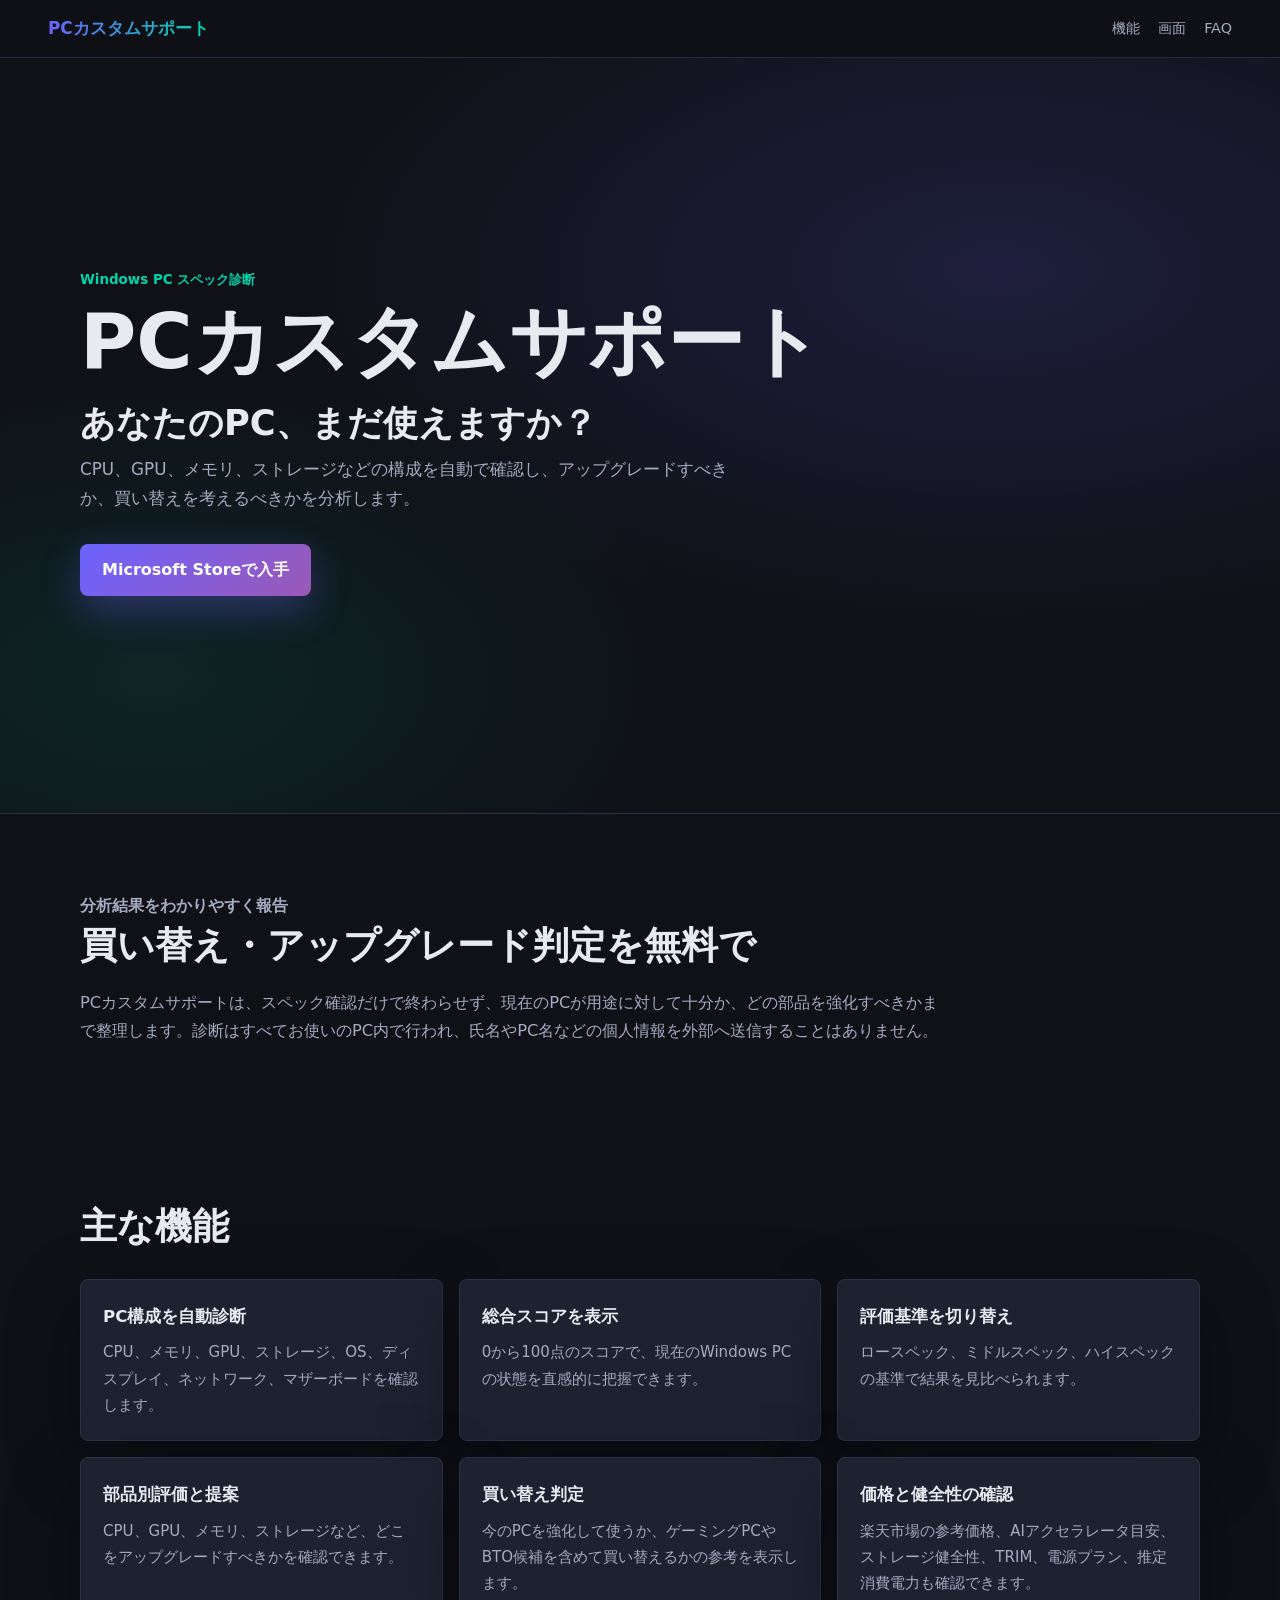
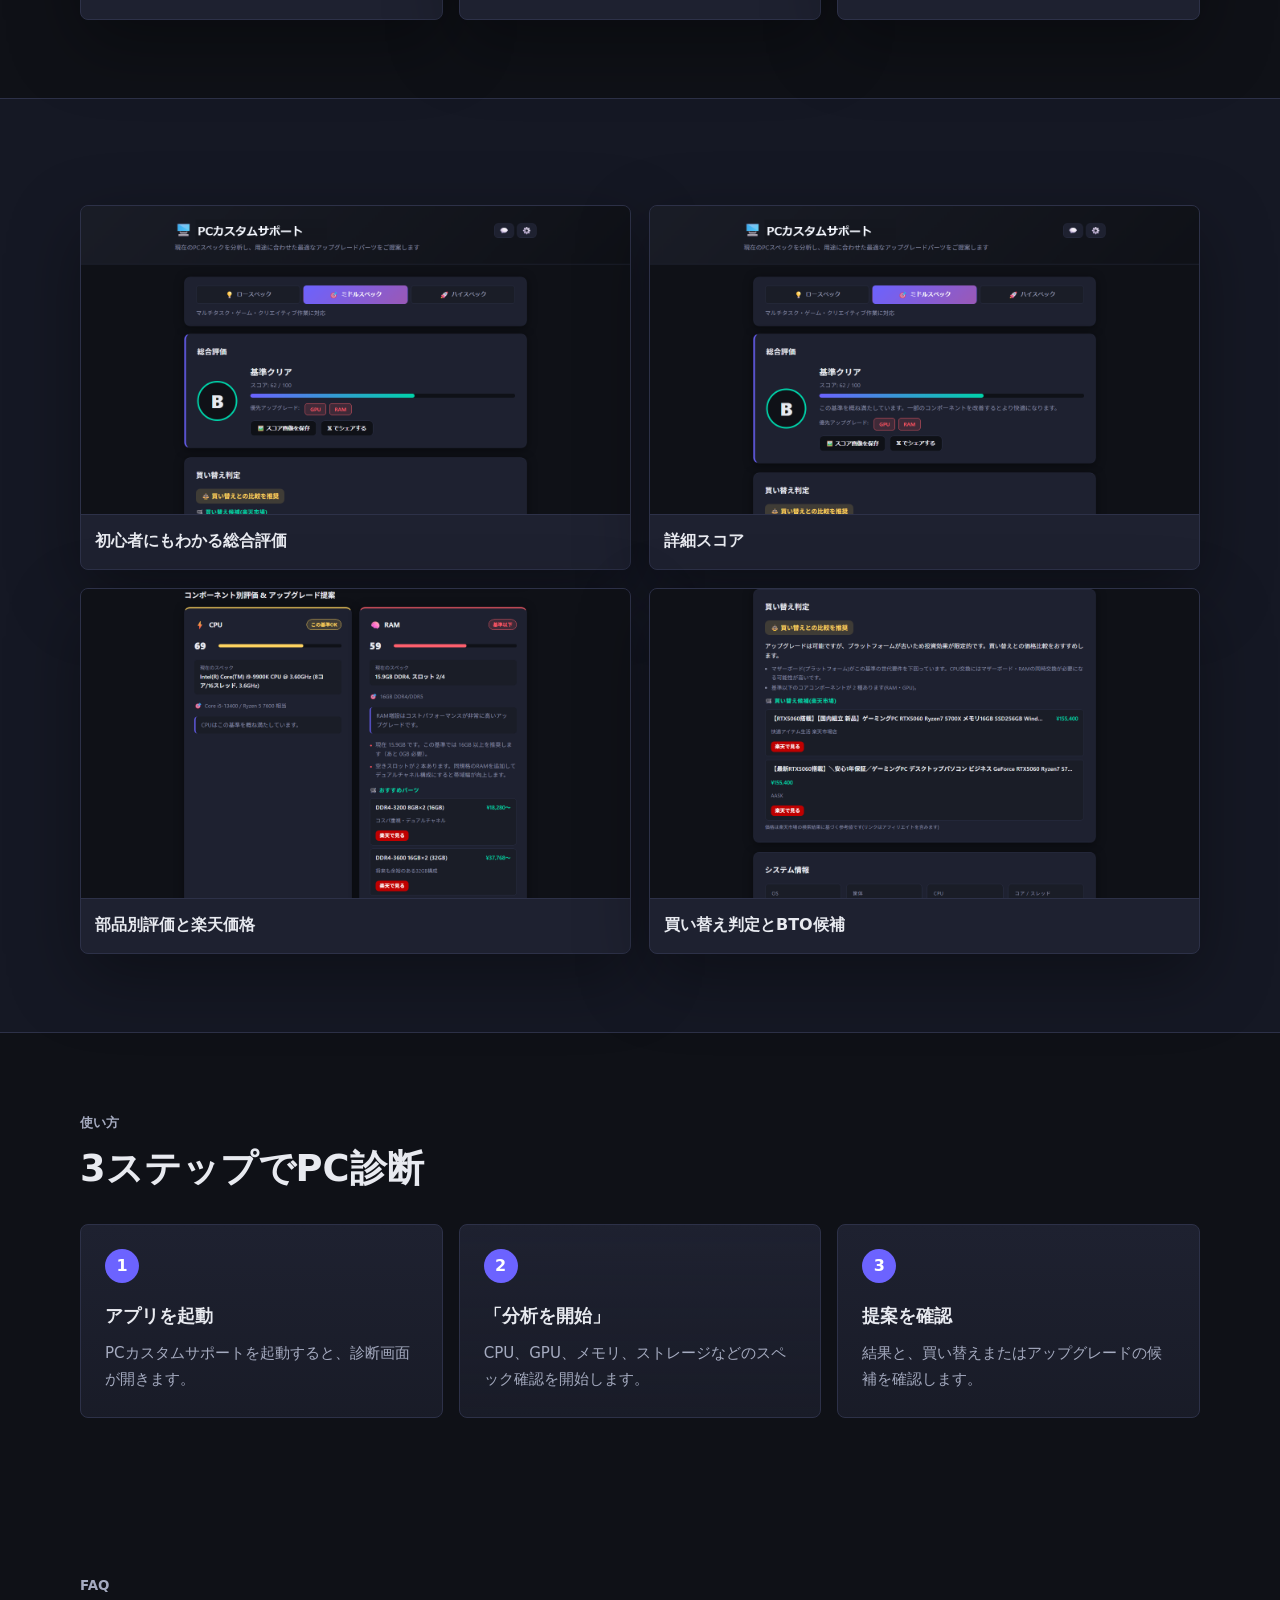
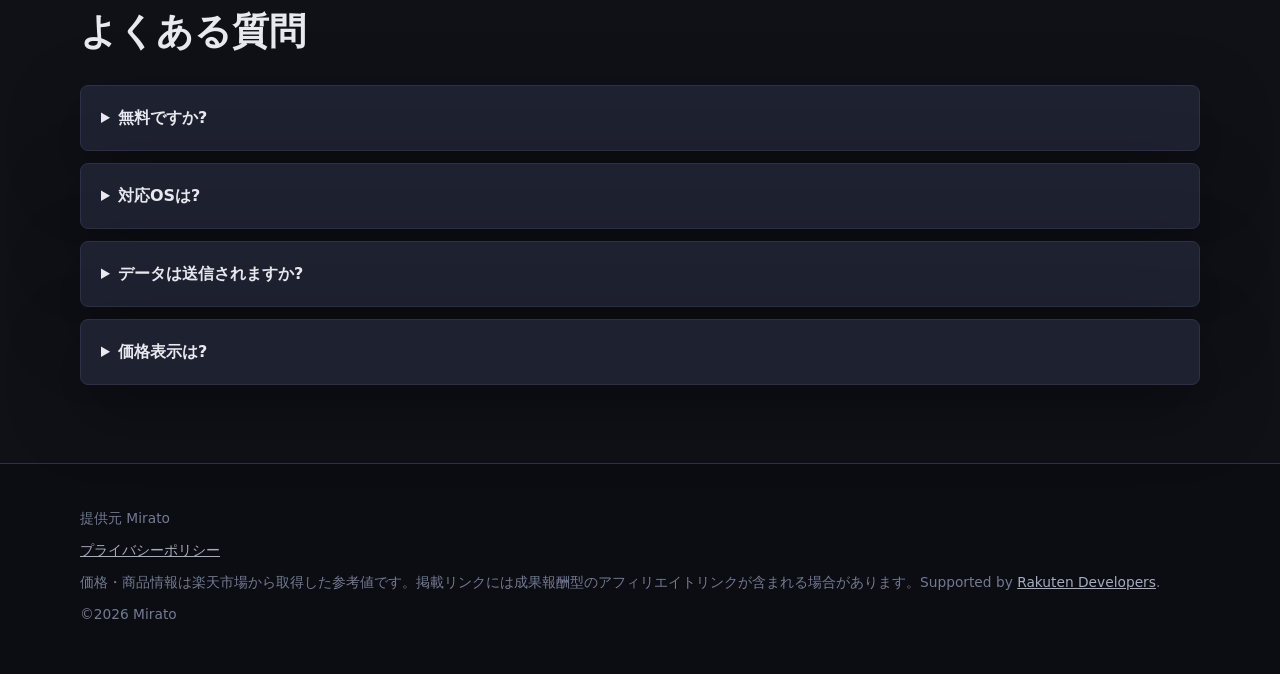
<file: docs/index.html>
<!DOCTYPE html>
<html lang="ja">
<head>
  <meta charset="UTF-8" />
  <meta name="viewport" content="width=device-width, initial-scale=1.0" />
  <title>PCカスタムサポート｜Windows PCの無料スペック診断・アップグレード/買い替え判定ツール</title>
  <meta name="description" content="PCカスタムサポートはWindows PCのスペックを無料で自動診断し、CPU・GPU・メモリ・ストレージの状態から、アップグレードすべきか買い替えるべきかまで分析するツールです。" />
  <meta property="og:title" content="PCカスタムサポート｜Windows PCの無料スペック診断ツール" />
  <meta property="og:description" content="PCスペックをローカルで分析し、アップグレードや買い替えの判断に役立ちます。" />
  <meta property="og:type" content="website" />
  <meta property="og:image" content="https://dakkusufunta-debug.github.io/PCCustomSupport/img/screen1.png" />
  <meta property="og:url" content="https://dakkusufunta-debug.github.io/PCCustomSupport/" />
  <link rel="stylesheet" href="lp.css" />
</head>
<body>
  <header class="site-header">
    <a class="brand" href="#top" aria-label="PCカスタムサポート トップへ">PCカスタムサポート</a>
    <nav class="nav" aria-label="ページ内ナビゲーション">
      <a href="#features">機能</a>
      <a href="#screenshots">画面</a>
      <a href="#faq">FAQ</a>
    </nav>
  </header>

  <main id="top">
    <section class="hero" aria-labelledby="hero-title">
      <div class="hero-bg" aria-hidden="true"></div>
      <div class="hero-inner">
        <p class="eyebrow">Windows PC スペック診断</p>
        <h1 id="hero-title">PCカスタムサポート</h1>
        <p class="hero-copy">あなたのPC、まだ使えますか？</p>
        <p class="hero-text">
          CPU、GPU、メモリ、ストレージなどの構成を自動で確認し、アップグレードすべきか、買い替えを考えるべきかを分析します。
        </p>
        <div class="hero-actions">
          <a class="store-button" href="https://apps.microsoft.com/detail/9PJ0X9T3PDGL" target="_blank" rel="noopener">Microsoft Storeで入手</a>
        </div>
      </div>
    </section>

    <section class="section summary" aria-labelledby="summary-title">
      <div class="section-inner">
        <p class="section-kicker">分析結果をわかりやすく報告</p>
        <h2 id="summary-title">買い替え・アップグレード判定を無料で</h2>
        <p>
          PCカスタムサポートは、スペック確認だけで終わらせず、現在のPCが用途に対して十分か、どの部品を強化すべきかまで整理します。診断はすべてお使いのPC内で行われ、氏名やPC名などの個人情報を外部へ送信することはありません。
        </p>
      </div>
    </section>

    <section id="features" class="section" aria-labelledby="features-title">
      <div class="section-inner">
        <h2 id="features-title">主な機能</h2>
        <div class="feature-grid">
          <article class="feature-card">
            <h3>PC構成を自動診断</h3>
            <p>CPU、メモリ、GPU、ストレージ、OS、ディスプレイ、ネットワーク、マザーボードを確認します。</p>
          </article>
          <article class="feature-card">
            <h3>総合スコアを表示</h3>
            <p>0から100点のスコアで、現在のWindows PCの状態を直感的に把握できます。</p>
          </article>
          <article class="feature-card">
            <h3>評価基準を切り替え</h3>
            <p>ロースペック、ミドルスペック、ハイスペックの基準で結果を見比べられます。</p>
          </article>
          <article class="feature-card">
            <h3>部品別評価と提案</h3>
            <p>CPU、GPU、メモリ、ストレージなど、どこをアップグレードすべきかを確認できます。</p>
          </article>
          <article class="feature-card">
            <h3>買い替え判定</h3>
            <p>今のPCを強化して使うか、ゲーミングPCやBTO候補を含めて買い替えるかの参考を表示します。</p>
          </article>
          <article class="feature-card">
            <h3>価格と健全性の確認</h3>
            <p>楽天市場の参考価格、AIアクセラレータ目安、ストレージ健全性、TRIM、電源プラン、推定消費電力も確認できます。</p>
          </article>
        </div>
      </div>
    </section>

    <section id="screenshots" class="section section-alt" aria-label="スクリーンショット">
      <div class="section-inner">
        <div class="screenshot-grid">
          <figure class="screenshot">
            <img src="img/screen1.png" alt="初心者にもわかる総合評価画面" loading="lazy" />
            <figcaption>初心者にもわかる総合評価</figcaption>
          </figure>
          <figure class="screenshot">
            <img src="img/screen2.png" alt="詳細スコアとPC構成の画面" loading="lazy" />
            <figcaption>詳細スコア</figcaption>
          </figure>
          <figure class="screenshot">
            <img src="img/screen3.png" alt="部品別評価と楽天価格の画面" loading="lazy" />
            <figcaption>部品別評価と楽天価格</figcaption>
          </figure>
          <figure class="screenshot">
            <img src="img/screen4.png" alt="買い替え判定とBTO候補の画面" loading="lazy" />
            <figcaption>買い替え判定とBTO候補</figcaption>
          </figure>
        </div>
      </div>
    </section>

    <section class="section" aria-labelledby="steps-title">
      <div class="section-inner">
        <p class="section-kicker">使い方</p>
        <h2 id="steps-title">3ステップでPC診断</h2>
        <ol class="steps">
          <li>
            <span>1</span>
            <strong>アプリを起動</strong>
            <p>PCカスタムサポートを起動すると、診断画面が開きます。</p>
          </li>
          <li>
            <span>2</span>
            <strong>「分析を開始」</strong>
            <p>CPU、GPU、メモリ、ストレージなどのスペック確認を開始します。</p>
          </li>
          <li>
            <span>3</span>
            <strong>提案を確認</strong>
            <p>結果と、買い替えまたはアップグレードの候補を確認します。</p>
          </li>
        </ol>
      </div>
    </section>

    <section id="faq" class="section" aria-labelledby="faq-title">
      <div class="section-inner">
        <p class="section-kicker">FAQ</p>
        <h2 id="faq-title">よくある質問</h2>
        <div class="faq-list">
          <details>
            <summary>無料ですか?</summary>
            <p>無料で利用できます。</p>
          </details>
          <details>
            <summary>対応OSは?</summary>
            <p>Windows 10/11を想定しています。</p>
          </details>
          <details>
            <summary>データは送信されますか?</summary>
            <p>診断はすべてお使いのPC内で行われ、氏名やPC名などの個人情報を外部へ送信することはありません。フィードバック送信は任意です。</p>
          </details>
          <details>
            <summary>価格表示は?</summary>
            <p>楽天市場の参考値です。表示される商品リンクにはアフィリエイトリンクが含まれる場合があります。</p>
          </details>
        </div>
      </div>
    </section>
  </main>

  <footer class="footer">
    <div class="footer-inner">
      <p>提供元 Mirato</p>
      <p><a href="privacy-policy.html">プライバシーポリシー</a></p>
      <p>価格・商品情報は楽天市場から取得した参考値です。掲載リンクには成果報酬型のアフィリエイトリンクが含まれる場合があります。Supported by <a href="https://webservice.rakuten.co.jp/" target="_blank" rel="noopener">Rakuten Developers</a>.</p>
      <p>&copy;2026 Mirato</p>
    </div>
  </footer>
</body>
</html>
</file>
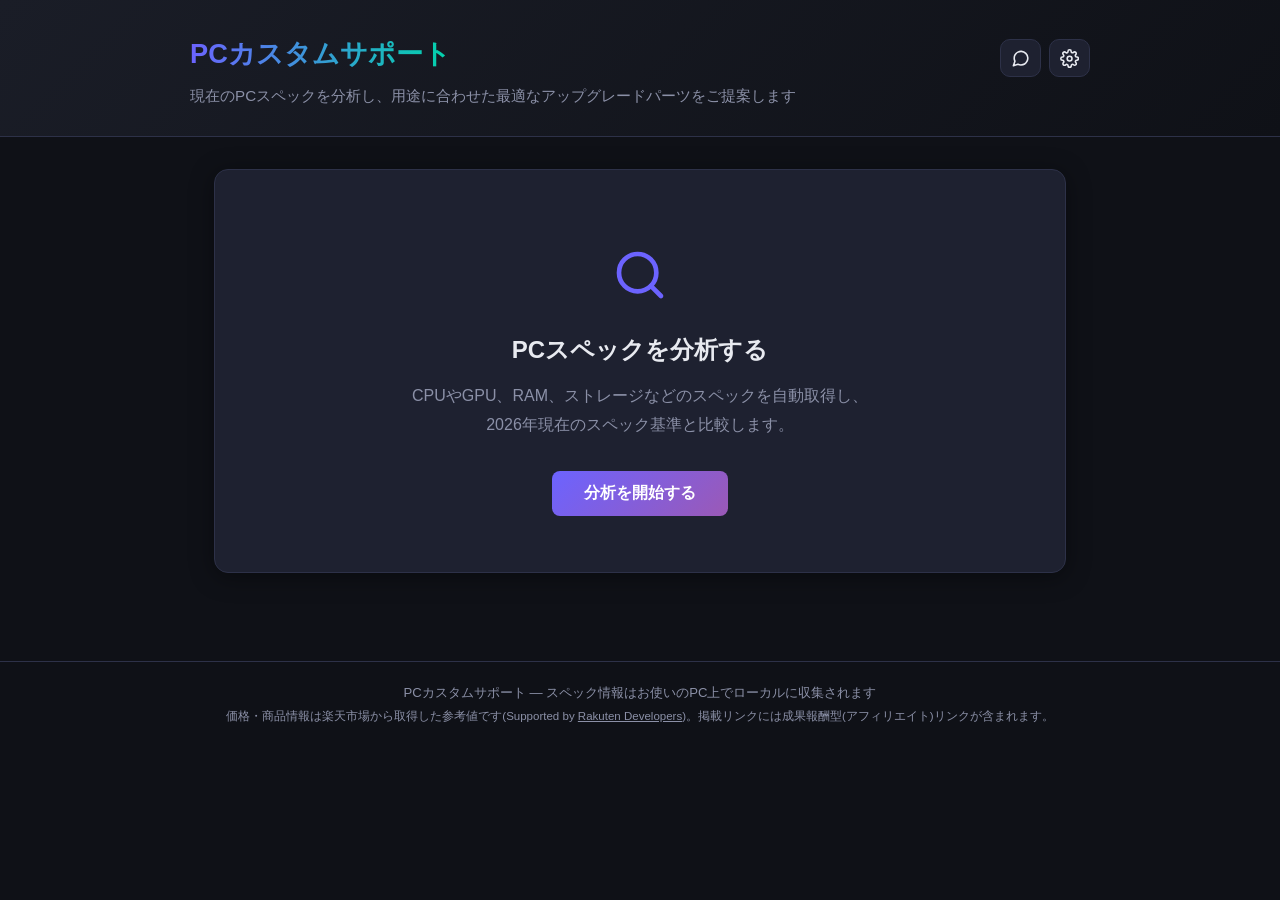
<file: templates/index.html>
<!DOCTYPE html>
<html lang="ja">
<head>
  <meta charset="UTF-8" />
  <meta name="viewport" content="width=device-width, initial-scale=1.0" />
  <title>PCカスタムサポート - PC診断・アップグレード提案</title>
  <link rel="icon" href="/static/icon.ico" type="image/x-icon" />
  <link rel="stylesheet" href="/static/css/style.css?v=20260620-2" />
</head>
<body>
  <header class="header">
    <div class="header-inner">
      <div class="header-top">
        <div class="header-title">
          <h1>PCカスタムサポート</h1>
        </div>
        <div class="header-actions">
          <button id="feedback-open" class="header-btn" onclick="openFeedback()"
                  aria-label="フィードバックを送る" title="フィードバック">
            <svg viewBox="0 0 24 24" fill="none" stroke="currentColor" stroke-width="2" stroke-linecap="round" stroke-linejoin="round" aria-hidden="true"><path d="M21 11.5a8.38 8.38 0 0 1-.9 3.8 8.5 8.5 0 0 1-7.6 4.7 8.38 8.38 0 0 1-3.8-.9L3 21l1.9-5.7a8.38 8.38 0 0 1-.9-3.8 8.5 8.5 0 0 1 4.7-7.6 8.38 8.38 0 0 1 3.8-.9h.5a8.48 8.48 0 0 1 8 8v.5z"/></svg>
          </button>
          <button id="settings-open" class="header-btn" onclick="openSettings()"
                  aria-label="設定を開く" title="設定">
            <svg viewBox="0 0 24 24" fill="none" stroke="currentColor" stroke-width="2" stroke-linecap="round" stroke-linejoin="round" aria-hidden="true"><circle cx="12" cy="12" r="3"/><path d="M19.4 15a1.65 1.65 0 0 0 .33 1.82l.06.06a2 2 0 1 1-2.83 2.83l-.06-.06a1.65 1.65 0 0 0-1.82-.33 1.65 1.65 0 0 0-1 1.51V21a2 2 0 0 1-4 0v-.09A1.65 1.65 0 0 0 9 19.4a1.65 1.65 0 0 0-1.82.33l-.06.06a2 2 0 1 1-2.83-2.83l.06-.06a1.65 1.65 0 0 0 .33-1.82 1.65 1.65 0 0 0-1.51-1H3a2 2 0 0 1 0-4h.09A1.65 1.65 0 0 0 4.6 9a1.65 1.65 0 0 0-.33-1.82l-.06-.06a2 2 0 1 1 2.83-2.83l.06.06a1.65 1.65 0 0 0 1.82.33H9a1.65 1.65 0 0 0 1-1.51V3a2 2 0 0 1 4 0v.09a1.65 1.65 0 0 0 1 1.51 1.65 1.65 0 0 0 1.82-.33l.06-.06a2 2 0 1 1 2.83 2.83l-.06.06a1.65 1.65 0 0 0-.33 1.82V9a1.65 1.65 0 0 0 1.51 1H21a2 2 0 0 1 0 4h-.09a1.65 1.65 0 0 0-1.51 1z"/></svg>
          </button>
        </div>
      </div>
      <p class="header-sub">現在のPCスペックを分析し、用途に合わせた最適なアップグレードパーツをご提案します</p>
    </div>
  </header>

  <main class="main">
    <!-- 分析開始セクション -->
    <section id="start-section" class="card start-card">
      <div class="start-content">
        <div class="start-icon">
          <svg viewBox="0 0 24 24" fill="none" stroke="currentColor" stroke-width="2" stroke-linecap="round" stroke-linejoin="round" aria-hidden="true"><circle cx="11" cy="11" r="8"/><line x1="21" y1="21" x2="16.65" y2="16.65"/></svg>
        </div>
        <h2>PCスペックを分析する</h2>
        <p>CPUやGPU、RAM、ストレージなどのスペックを自動取得し、<br>2026年現在のスペック基準と比較します。</p>
        <button id="analyze-btn" class="btn btn-primary" onclick="startAnalysis()">
          分析を開始する
        </button>
      </div>
    </section>

    <!-- ローディング -->
    <section id="loading-section" class="hidden">
      <div class="loading-card">
        <div class="spinner"></div>
        <p class="loading-text">PCスペックを分析中...</p>
        <p class="loading-sub">少々お待ちください</p>
      </div>
    </section>

    <!-- エラー -->
    <section id="error-section" class="hidden card error-card">
      <div class="error-icon">
        <svg viewBox="0 0 24 24" fill="none" stroke="currentColor" stroke-width="2" stroke-linecap="round" stroke-linejoin="round" aria-hidden="true"><path d="M10.29 3.86 1.82 18a2 2 0 0 0 1.71 3h16.94a2 2 0 0 0 1.71-3L13.71 3.86a2 2 0 0 0-3.42 0z"/><line x1="12" y1="9" x2="12" y2="13"/><line x1="12" y1="17" x2="12.01" y2="17"/></svg>
      </div>
      <h2>エラーが発生しました</h2>
      <p id="error-message"></p>
      <button class="btn btn-secondary" onclick="location.reload()">再試行する</button>
    </section>

    <!-- 結果セクション -->
    <section id="result-section" class="hidden">

      <!-- プロファイル切替タブ -->
      <div class="card profile-tabs-card">
        <div class="profile-tabs-buttons" role="tablist">
          <button class="profile-tab" data-profile="low" role="tab">
            <span class="profile-tab-label">ロースペック</span>
          </button>
          <button class="profile-tab" data-profile="mid" role="tab">
            <span class="profile-tab-label">ミドルスペック</span>
          </button>
          <button class="profile-tab" data-profile="high" role="tab">
            <span class="profile-tab-label">ハイスペック</span>
          </button>
        </div>
        <p class="profile-desc" id="profile-desc"></p>
      </div>

      <!-- 総合評価 -->
      <div class="card overall-card" id="overall-card">
        <h2 class="section-title">総合評価</h2>
        <div class="overall-layout">
          <div class="grade-circle" id="grade-circle">
            <span class="grade-letter" id="grade-letter">-</span>
          </div>
          <div class="overall-info">
            <div class="overall-label" id="overall-label"></div>
            <div class="overall-score">スコア: <span id="overall-score-val">--</span> / 100</div>
            <div class="score-bar-wrap">
              <div class="score-bar">
                <div class="score-bar-fill" id="overall-bar"></div>
              </div>
            </div>
            <p class="overall-message" id="overall-message"></p>
            <div id="priority-list" class="priority-list"></div>
            <div class="share-actions">
              <button class="btn btn-share" onclick="downloadShareCard()">スコア画像を保存</button>
              <button class="btn btn-share" onclick="shareOnX()">𝕏 でシェアする</button>
            </div>
          </div>
        </div>
      </div>

      <!-- 買い替え vs アップグレード判定 -->
      <div class="card replacement-card" id="replacement-card">
        <h2 class="section-title">買い替え判定</h2>
        <div class="replacement-verdict" id="replacement-verdict"></div>
        <p class="replacement-summary" id="replacement-summary"></p>
        <ul class="replacement-reasons" id="replacement-reasons"></ul>
        <div id="bto-section" class="hidden">
          <div class="upgrade-title">買い替え候補(楽天市場)</div>
          <div id="bto-list" class="upgrade-list"></div>
          <div class="upgrade-disclaimer">価格は楽天市場の検索結果に基づく参考値です(リンクはアフィリエイトを含みます)</div>
        </div>
      </div>

      <!-- システム情報 -->
      <div class="card" id="sysinfo-card">
        <h2 class="section-title">システム情報</h2>
        <div class="sysinfo-grid" id="sysinfo-grid"></div>
      </div>

      <!-- コンポーネント評価（初心者モードでは非表示） -->
      <div id="components-section">
        <h2 class="section-title standalone">コンポーネント別評価 &amp; アップグレード提案</h2>
        <div id="components-grid" class="components-grid"></div>
      </div>

      <!-- 再分析ボタン -->
      <div class="reanalyze-wrap">
        <button class="btn btn-secondary" onclick="location.reload()">
          再分析する
        </button>
      </div>
    </section>

  </main>

  <!-- 設定モーダル -->
  <div id="settings-overlay" class="settings-overlay hidden" onclick="onOverlayClick(event)">
    <div class="settings-panel" role="dialog" aria-modal="true" aria-labelledby="settings-title">
      <div class="settings-header">
        <h2 id="settings-title">設定</h2>
        <button class="settings-close-btn" onclick="closeSettings()" aria-label="設定を閉じる">✕</button>
      </div>

      <div class="settings-body">
        <!-- 表示モード -->
        <div class="setting-row">
          <div class="setting-info">
            <div class="setting-label">表示モード</div>
            <div class="setting-help">専門用語が苦手な方は「初心者向け」がおすすめです</div>
          </div>
          <div class="segmented" data-setting="mode">
            <button class="seg-btn" data-value="simple">初心者向け</button>
            <button class="seg-btn" data-value="detailed">詳しく</button>
          </div>
        </div>

        <!-- テーマ -->
        <div class="setting-row">
          <div class="setting-info">
            <div class="setting-label">画面の明るさ（テーマ）</div>
            <div class="setting-help">目の負担や好みに合わせて選べます</div>
          </div>
          <div class="segmented" data-setting="theme">
            <button class="seg-btn" data-value="dark">ダーク</button>
            <button class="seg-btn" data-value="light">ライト</button>
          </div>
        </div>

        <!-- 文字サイズ -->
        <div class="setting-row">
          <div class="setting-info">
            <div class="setting-label">文字サイズ</div>
            <div class="setting-help">画面全体の文字の大きさを変えます</div>
          </div>
          <div class="segmented" data-setting="fontSize">
            <button class="seg-btn" data-value="small">小</button>
            <button class="seg-btn" data-value="normal">標準</button>
            <button class="seg-btn" data-value="large">大</button>
          </div>
        </div>

        <!-- 既定の評価基準 -->
        <div class="setting-row">
          <div class="setting-info">
            <div class="setting-label">最初に表示する評価基準</div>
            <div class="setting-help">分析後に最初に開くタブを選べます</div>
          </div>
          <div class="segmented" data-setting="defaultProfile">
            <button class="seg-btn" data-value="auto">自動</button>
            <button class="seg-btn" data-value="low">ロースペック</button>
            <button class="seg-btn" data-value="mid">ミドルスペック</button>
            <button class="seg-btn" data-value="high">ハイスペック</button>
          </div>
        </div>

        <!-- アニメーション軽減 -->
        <div class="setting-row">
          <div class="setting-info">
            <div class="setting-label">アニメーションを減らす</div>
            <div class="setting-help">バーの動きなどを控えめにします</div>
          </div>
          <div class="segmented" data-setting="reduceMotion">
            <button class="seg-btn" data-value="off">通常</button>
            <button class="seg-btn" data-value="on">減らす</button>
          </div>
        </div>

        <!-- デスクトップショートカット作成 -->
        <div class="setting-row">
          <div class="setting-info">
            <div class="setting-label">デスクトップにショートカットを作成</div>
            <div class="setting-help">デスクトップにPCカスタムサポートのアイコンを追加します</div>
          </div>
          <div class="shortcut-action">
            <button id="create-shortcut-btn" class="seg-btn" onclick="createDesktopShortcut()">作成する</button>
            <div id="shortcut-status" class="setting-help" role="status" aria-live="polite"></div>
          </div>
        </div>
      </div>
    </div>
  </div>

  <!-- フィードバック画面（独立モーダル） -->
  <div id="feedback-overlay" class="settings-overlay hidden" onclick="onOverlayClick(event)">
    <div class="settings-panel" role="dialog" aria-modal="true" aria-labelledby="feedback-title">
      <div class="settings-header">
        <h2 id="feedback-title">フィードバックを送る</h2>
        <button class="settings-close-btn" onclick="closeFeedback()" aria-label="フィードバックを閉じる">✕</button>
      </div>

      <div class="settings-body">
        <section id="feedback-section" class="feedback-card">
          <p class="feedback-intro">不具合のご報告・ご要望をお寄せください。今後の改善の参考にさせていただきます。</p>
          <div class="feedback-form">
            <label class="feedback-label" for="feedback-category">種類</label>
            <select id="feedback-category" class="feedback-select">
              <option value="bug">不具合の報告</option>
              <option value="request">機能の要望</option>
              <option value="other">その他</option>
            </select>

            <label class="feedback-label" for="feedback-comment">内容</label>
            <textarea id="feedback-comment" class="feedback-textarea" rows="4" maxlength="2000"
              placeholder="例: ○○のスペックが正しく表示されません / △△の機能がほしいです"></textarea>

            <label class="feedback-check">
              <input type="checkbox" id="feedback-include-diag" checked />
              診断結果(スペック・スコア)を添付する（不具合の再現に役立ちます）
            </label>
            <p class="feedback-note">
              添付されるのはハードウェア構成と診断スコアのみで、氏名・PC名などの個人情報は含まれません。
              <a href="#" id="feedback-preview-toggle">送信内容を確認</a>
            </p>
            <pre id="feedback-preview" class="feedback-preview hidden"></pre>

            <div class="feedback-actions">
              <button id="feedback-submit" class="btn btn-primary" onclick="submitFeedback()">送信する</button>
              <span id="feedback-status" class="feedback-status"></span>
            </div>
          </div>
        </section>
      </div>
    </div>
  </div>

  <footer class="footer">
    <p>PCカスタムサポート — スペック情報はお使いのPC上でローカルに収集されます</p>
    <p class="footer-credit">価格・商品情報は楽天市場から取得した参考値です(Supported by <a href="https://webservice.rakuten.co.jp/" target="_blank" rel="noopener">Rakuten Developers</a>)。掲載リンクには成果報酬型(アフィリエイト)リンクが含まれます。</p>
  </footer>

  <script src="/static/js/app.js?v=20260620-2"></script>
</body>
</html>
</file>
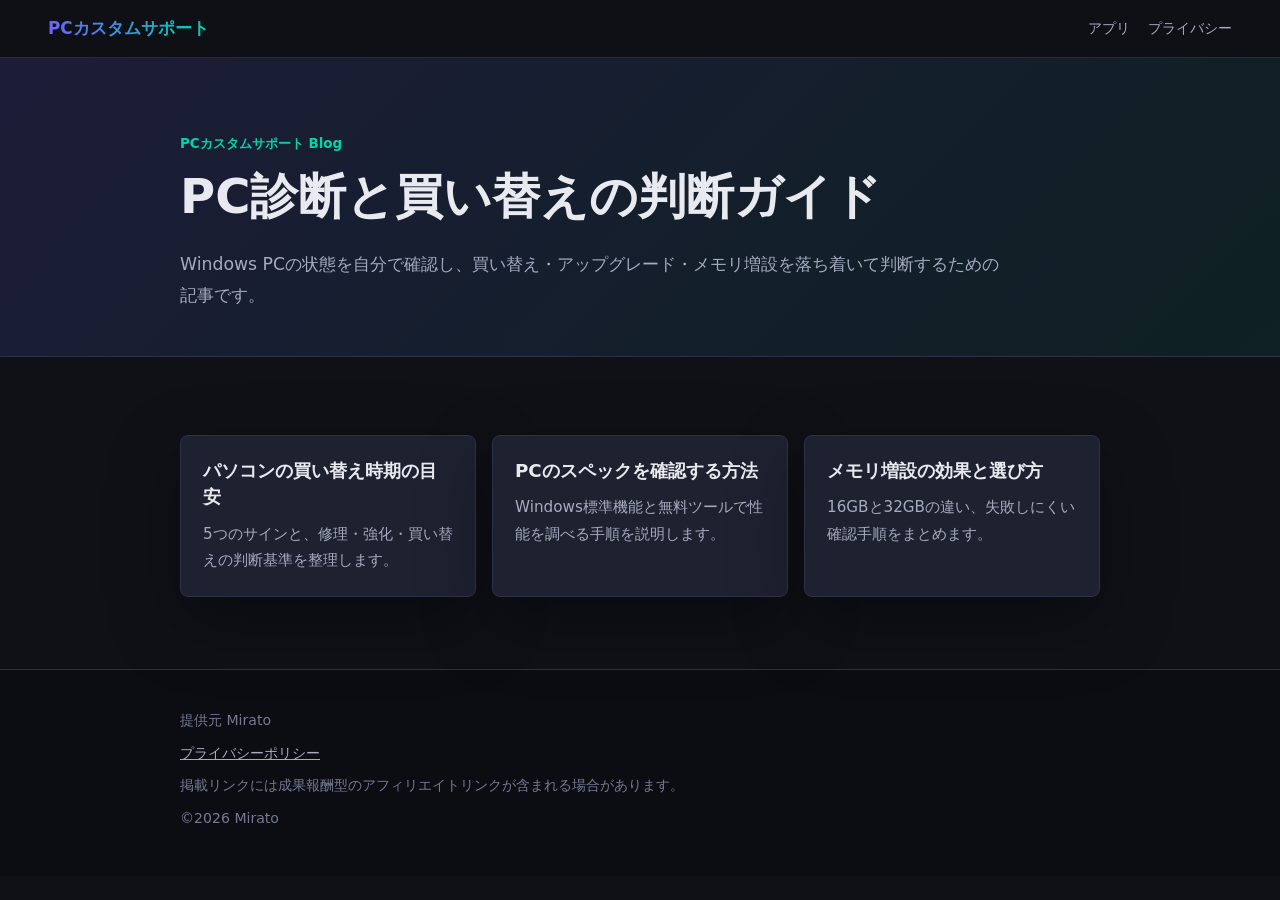
<file: docs/blog/index.html>
<!DOCTYPE html>
<html lang="ja">
<head>
  <meta charset="UTF-8" />
  <meta name="viewport" content="width=device-width, initial-scale=1.0" />
  <title>PCカスタムサポートブログ｜PC診断と買い替えガイド</title>
  <meta name="description" content="Windows PCのスペック確認、買い替え時期、メモリ増設の判断に役立つPCカスタムサポート公式ブログです。" />
  <meta property="og:title" content="PCカスタムサポートブログ｜PC診断と買い替えガイド" />
  <meta property="og:description" content="PCスペック確認、買い替え時期、メモリ増設の判断を初心者向けに整理します。" />
  <meta property="og:type" content="website" />
  <meta property="og:url" content="https://dakkusufunta-debug.github.io/PCCustomSupport/blog/" />
  <meta property="og:image" content="https://dakkusufunta-debug.github.io/PCCustomSupport/img/screen1.png" />
  <link rel="stylesheet" href="../lp.css" />
  <link rel="stylesheet" href="blog.css" />
</head>
<body>
  <header class="site-header">
    <a class="brand" href="../index.html">PCカスタムサポート</a>
    <nav class="nav" aria-label="ブログナビゲーション">
      <a href="../index.html">アプリ</a>
      <a href="../privacy-policy.html">プライバシー</a>
    </nav>
  </header>
  <main>
    <section class="blog-hero">
      <div class="blog-hero-inner">
        <p class="eyebrow">PCカスタムサポート Blog</p>
        <h1>PC診断と買い替えの判断ガイド</h1>
        <p class="blog-lead">Windows PCの状態を自分で確認し、買い替え・アップグレード・メモリ増設を落ち着いて判断するための記事です。</p>
      </div>
    </section>
    <section class="blog-layout">
      <div class="blog-index-grid">
        <a class="blog-index-card" href="pc-replace-timing.html">
          <h2>パソコンの買い替え時期の目安</h2>
          <p>5つのサインと、修理・強化・買い替えの判断基準を整理します。</p>
        </a>
        <a class="blog-index-card" href="check-pc-spec.html">
          <h2>PCのスペックを確認する方法</h2>
          <p>Windows標準機能と無料ツールで性能を調べる手順を説明します。</p>
        </a>
        <a class="blog-index-card" href="memory-upgrade.html">
          <h2>メモリ増設の効果と選び方</h2>
          <p>16GBと32GBの違い、失敗しにくい確認手順をまとめます。</p>
        </a>
      </div>
    </section>
  </main>
  <footer class="blog-footer">
    <div class="blog-footer-inner">
      <p>提供元 Mirato</p>
      <p><a href="../privacy-policy.html">プライバシーポリシー</a></p>
      <p>掲載リンクには成果報酬型のアフィリエイトリンクが含まれる場合があります。</p>
      <p>&copy;2026 Mirato</p>
    </div>
  </footer>
</body>
</html>
</file>
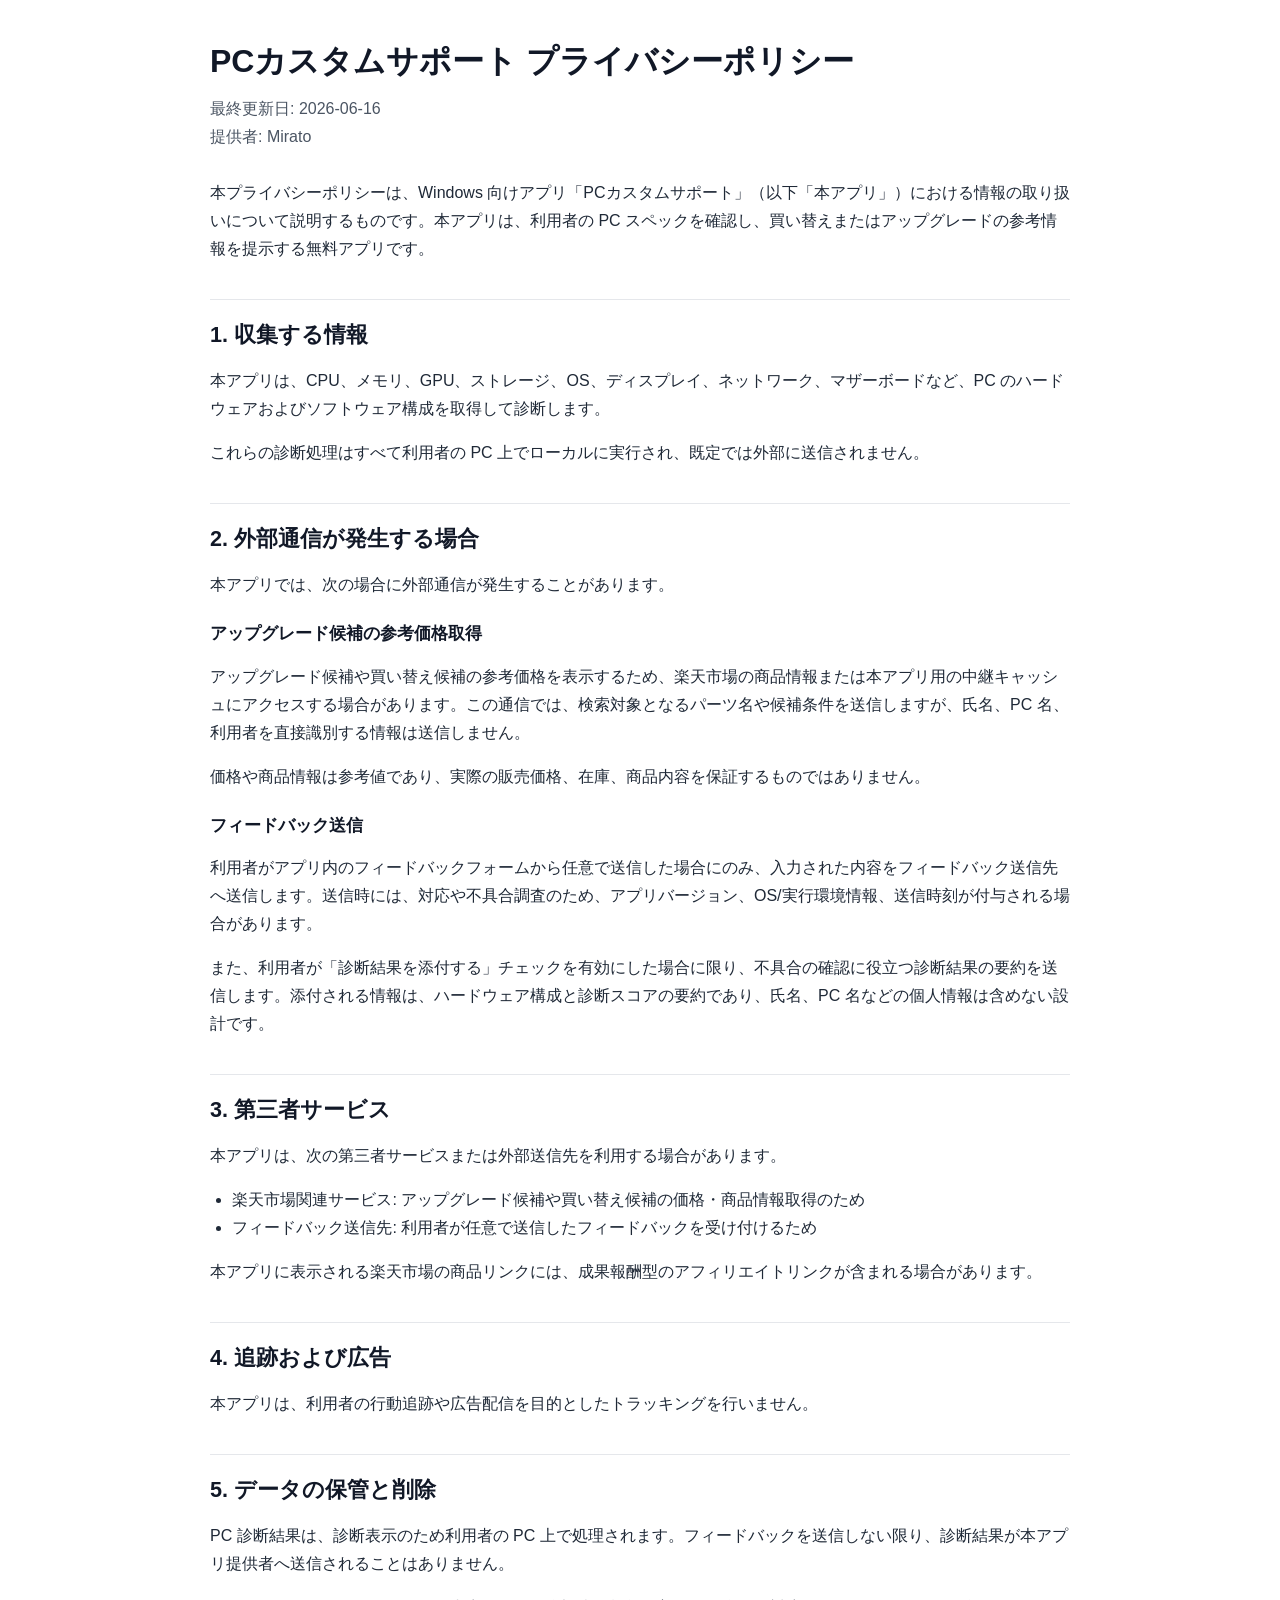
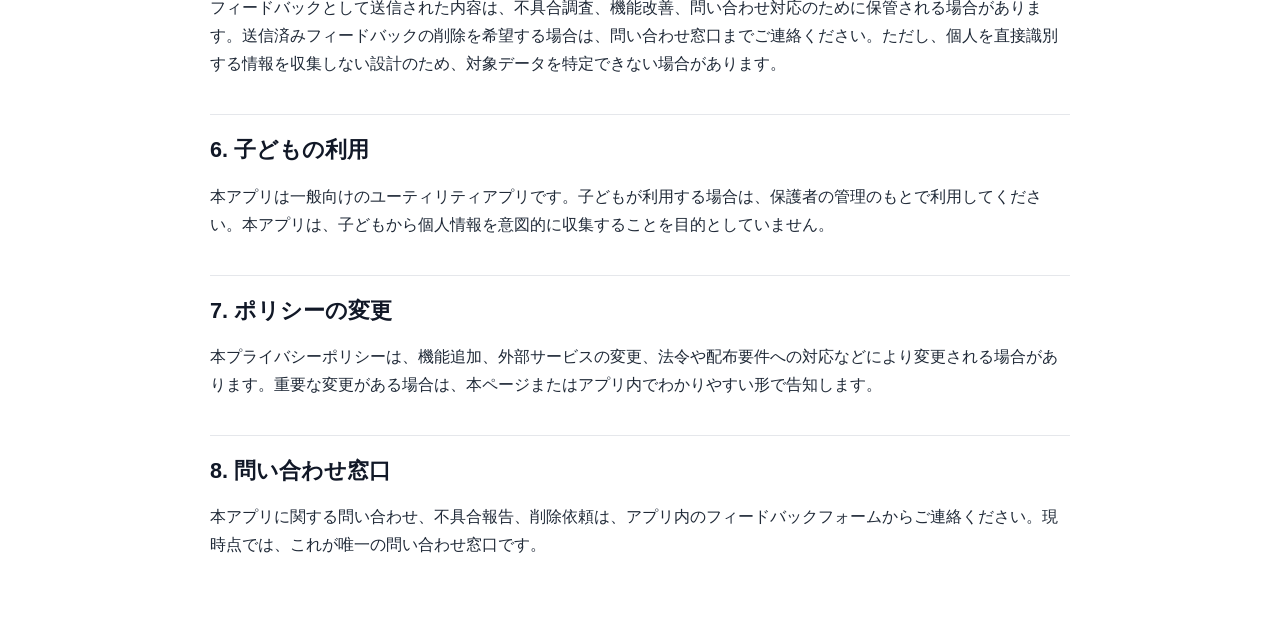
<file: docs/privacy-policy.html>
<!DOCTYPE html>
<html lang="ja">
<head>
  <meta charset="UTF-8" />
  <meta name="viewport" content="width=device-width, initial-scale=1.0" />
  <title>PCカスタムサポート プライバシーポリシー</title>
  <style>
    body {
      margin: 0;
      background: #ffffff;
      color: #1f2937;
      font-family: -apple-system, BlinkMacSystemFont, "Segoe UI", sans-serif;
      line-height: 1.75;
    }
    main {
      max-width: 860px;
      margin: 0 auto;
      padding: 40px 20px 64px;
    }
    h1, h2, h3 {
      color: #111827;
      line-height: 1.35;
    }
    h1 {
      margin: 0 0 12px;
      font-size: 2rem;
    }
    h2 {
      margin-top: 36px;
      padding-top: 20px;
      border-top: 1px solid #e5e7eb;
      font-size: 1.35rem;
    }
    h3 {
      margin-top: 24px;
      font-size: 1.05rem;
    }
    p, li {
      font-size: 1rem;
    }
    .meta {
      margin: 0 0 28px;
      color: #4b5563;
    }
    ul {
      padding-left: 1.4rem;
    }
  </style>
</head>
<body>
  <main>
    <h1>PCカスタムサポート プライバシーポリシー</h1>
    <p class="meta">最終更新日: 2026-06-16<br />提供者: Mirato</p>

    <p>本プライバシーポリシーは、Windows 向けアプリ「PCカスタムサポート」（以下「本アプリ」）における情報の取り扱いについて説明するものです。本アプリは、利用者の PC スペックを確認し、買い替えまたはアップグレードの参考情報を提示する無料アプリです。</p>

    <h2>1. 収集する情報</h2>
    <p>本アプリは、CPU、メモリ、GPU、ストレージ、OS、ディスプレイ、ネットワーク、マザーボードなど、PC のハードウェアおよびソフトウェア構成を取得して診断します。</p>
    <p>これらの診断処理はすべて利用者の PC 上でローカルに実行され、既定では外部に送信されません。</p>

    <h2>2. 外部通信が発生する場合</h2>
    <p>本アプリでは、次の場合に外部通信が発生することがあります。</p>

    <h3>アップグレード候補の参考価格取得</h3>
    <p>アップグレード候補や買い替え候補の参考価格を表示するため、楽天市場の商品情報または本アプリ用の中継キャッシュにアクセスする場合があります。この通信では、検索対象となるパーツ名や候補条件を送信しますが、氏名、PC 名、利用者を直接識別する情報は送信しません。</p>
    <p>価格や商品情報は参考値であり、実際の販売価格、在庫、商品内容を保証するものではありません。</p>

    <h3>フィードバック送信</h3>
    <p>利用者がアプリ内のフィードバックフォームから任意で送信した場合にのみ、入力された内容をフィードバック送信先へ送信します。送信時には、対応や不具合調査のため、アプリバージョン、OS/実行環境情報、送信時刻が付与される場合があります。</p>
    <p>また、利用者が「診断結果を添付する」チェックを有効にした場合に限り、不具合の確認に役立つ診断結果の要約を送信します。添付される情報は、ハードウェア構成と診断スコアの要約であり、氏名、PC 名などの個人情報は含めない設計です。</p>

    <h2>3. 第三者サービス</h2>
    <p>本アプリは、次の第三者サービスまたは外部送信先を利用する場合があります。</p>
    <ul>
      <li>楽天市場関連サービス: アップグレード候補や買い替え候補の価格・商品情報取得のため</li>
      <li>フィードバック送信先: 利用者が任意で送信したフィードバックを受け付けるため</li>
    </ul>
    <p>本アプリに表示される楽天市場の商品リンクには、成果報酬型のアフィリエイトリンクが含まれる場合があります。</p>

    <h2>4. 追跡および広告</h2>
    <p>本アプリは、利用者の行動追跡や広告配信を目的としたトラッキングを行いません。</p>

    <h2>5. データの保管と削除</h2>
    <p>PC 診断結果は、診断表示のため利用者の PC 上で処理されます。フィードバックを送信しない限り、診断結果が本アプリ提供者へ送信されることはありません。</p>
    <p>フィードバックとして送信された内容は、不具合調査、機能改善、問い合わせ対応のために保管される場合があります。送信済みフィードバックの削除を希望する場合は、問い合わせ窓口までご連絡ください。ただし、個人を直接識別する情報を収集しない設計のため、対象データを特定できない場合があります。</p>

    <h2>6. 子どもの利用</h2>
    <p>本アプリは一般向けのユーティリティアプリです。子どもが利用する場合は、保護者の管理のもとで利用してください。本アプリは、子どもから個人情報を意図的に収集することを目的としていません。</p>

    <h2>7. ポリシーの変更</h2>
    <p>本プライバシーポリシーは、機能追加、外部サービスの変更、法令や配布要件への対応などにより変更される場合があります。重要な変更がある場合は、本ページまたはアプリ内でわかりやすい形で告知します。</p>

    <h2>8. 問い合わせ窓口</h2>
    <p>本アプリに関する問い合わせ、不具合報告、削除依頼は、アプリ内のフィードバックフォームからご連絡ください。現時点では、これが唯一の問い合わせ窓口です。</p>
  </main>
</body>
</html>
</file>
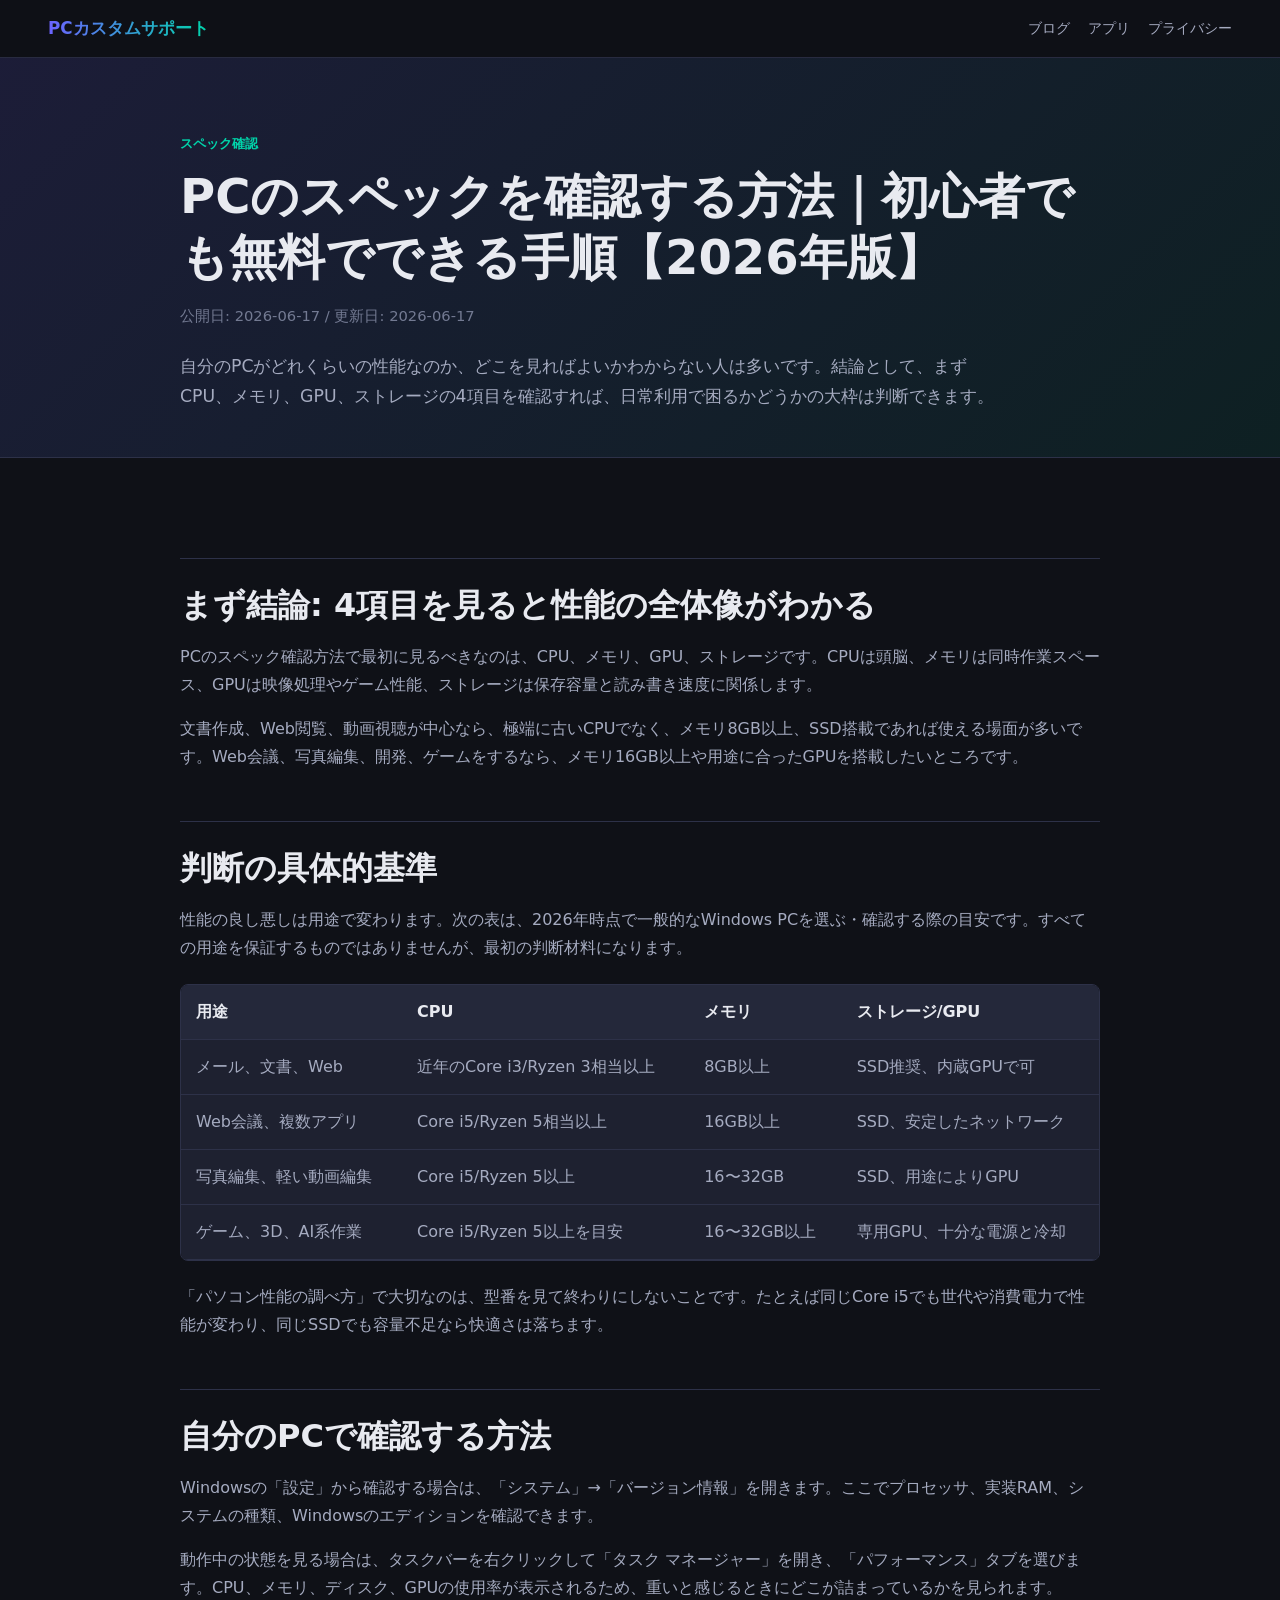
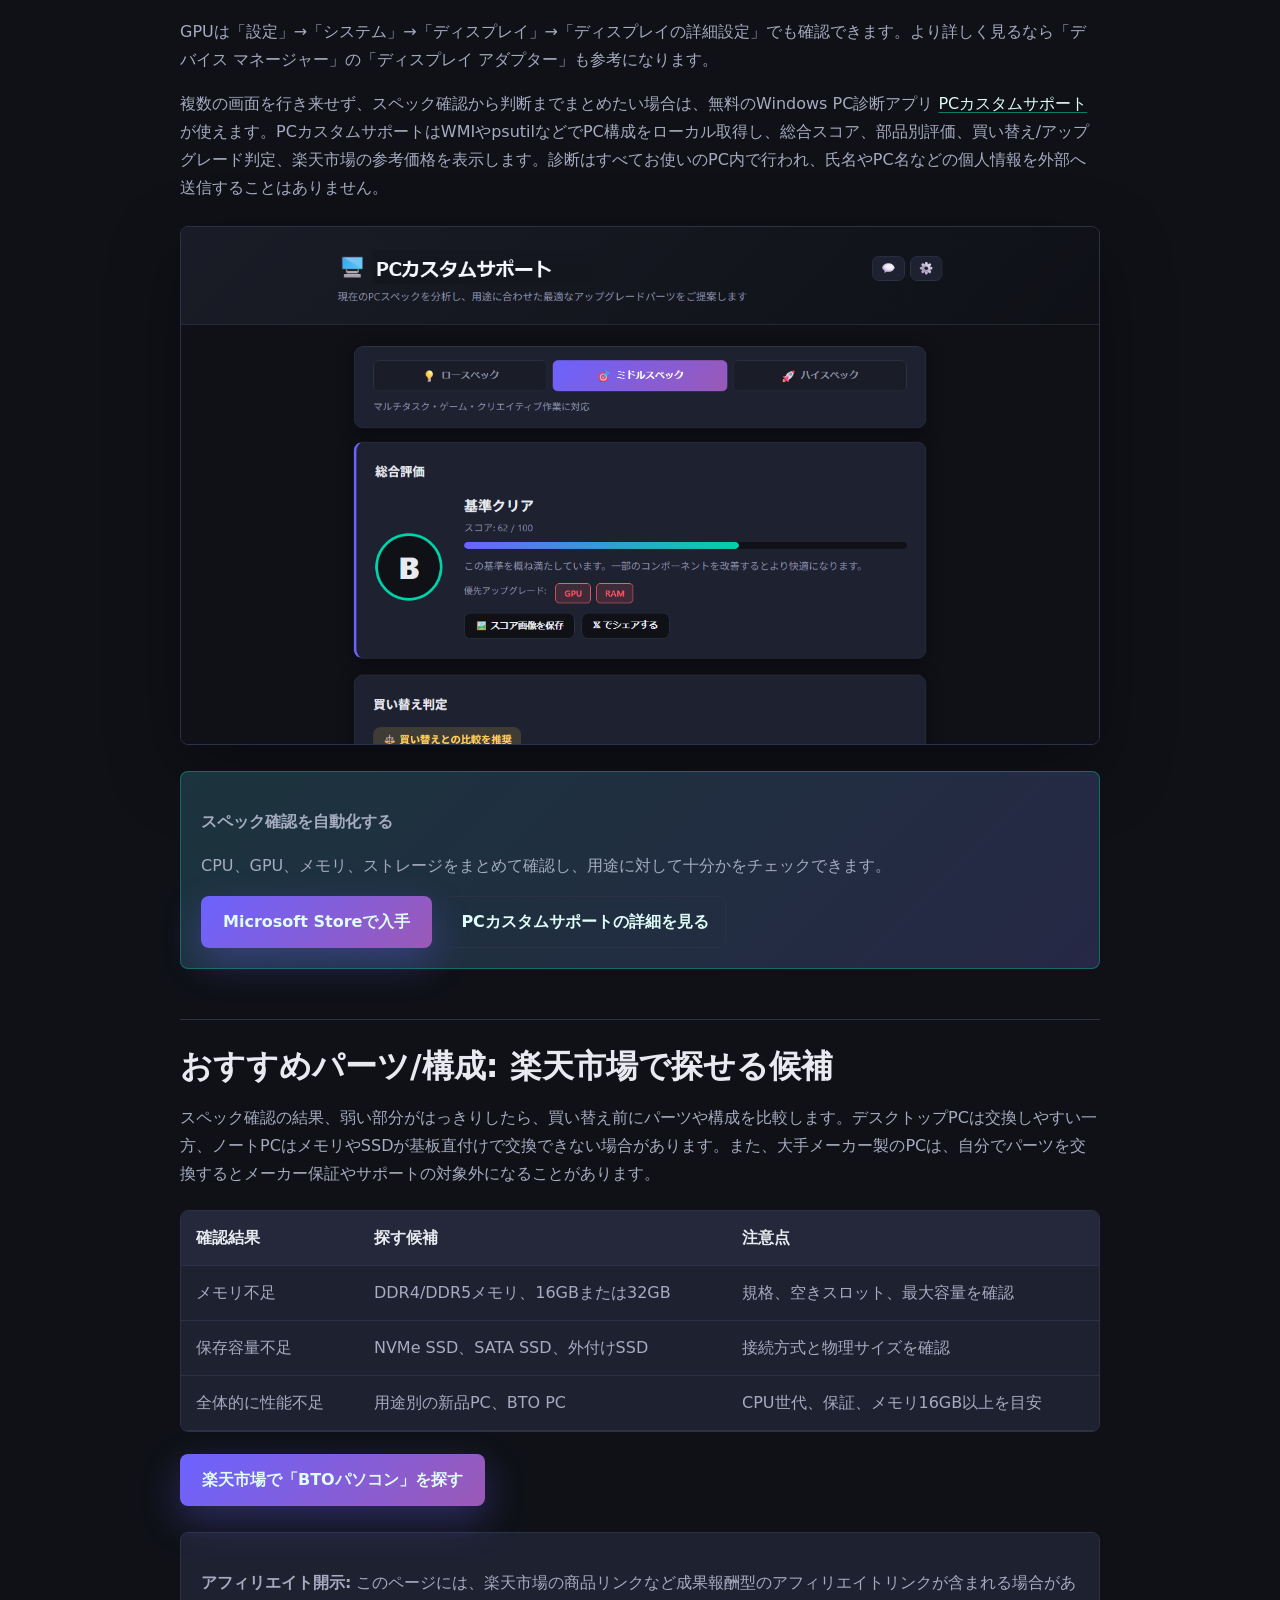
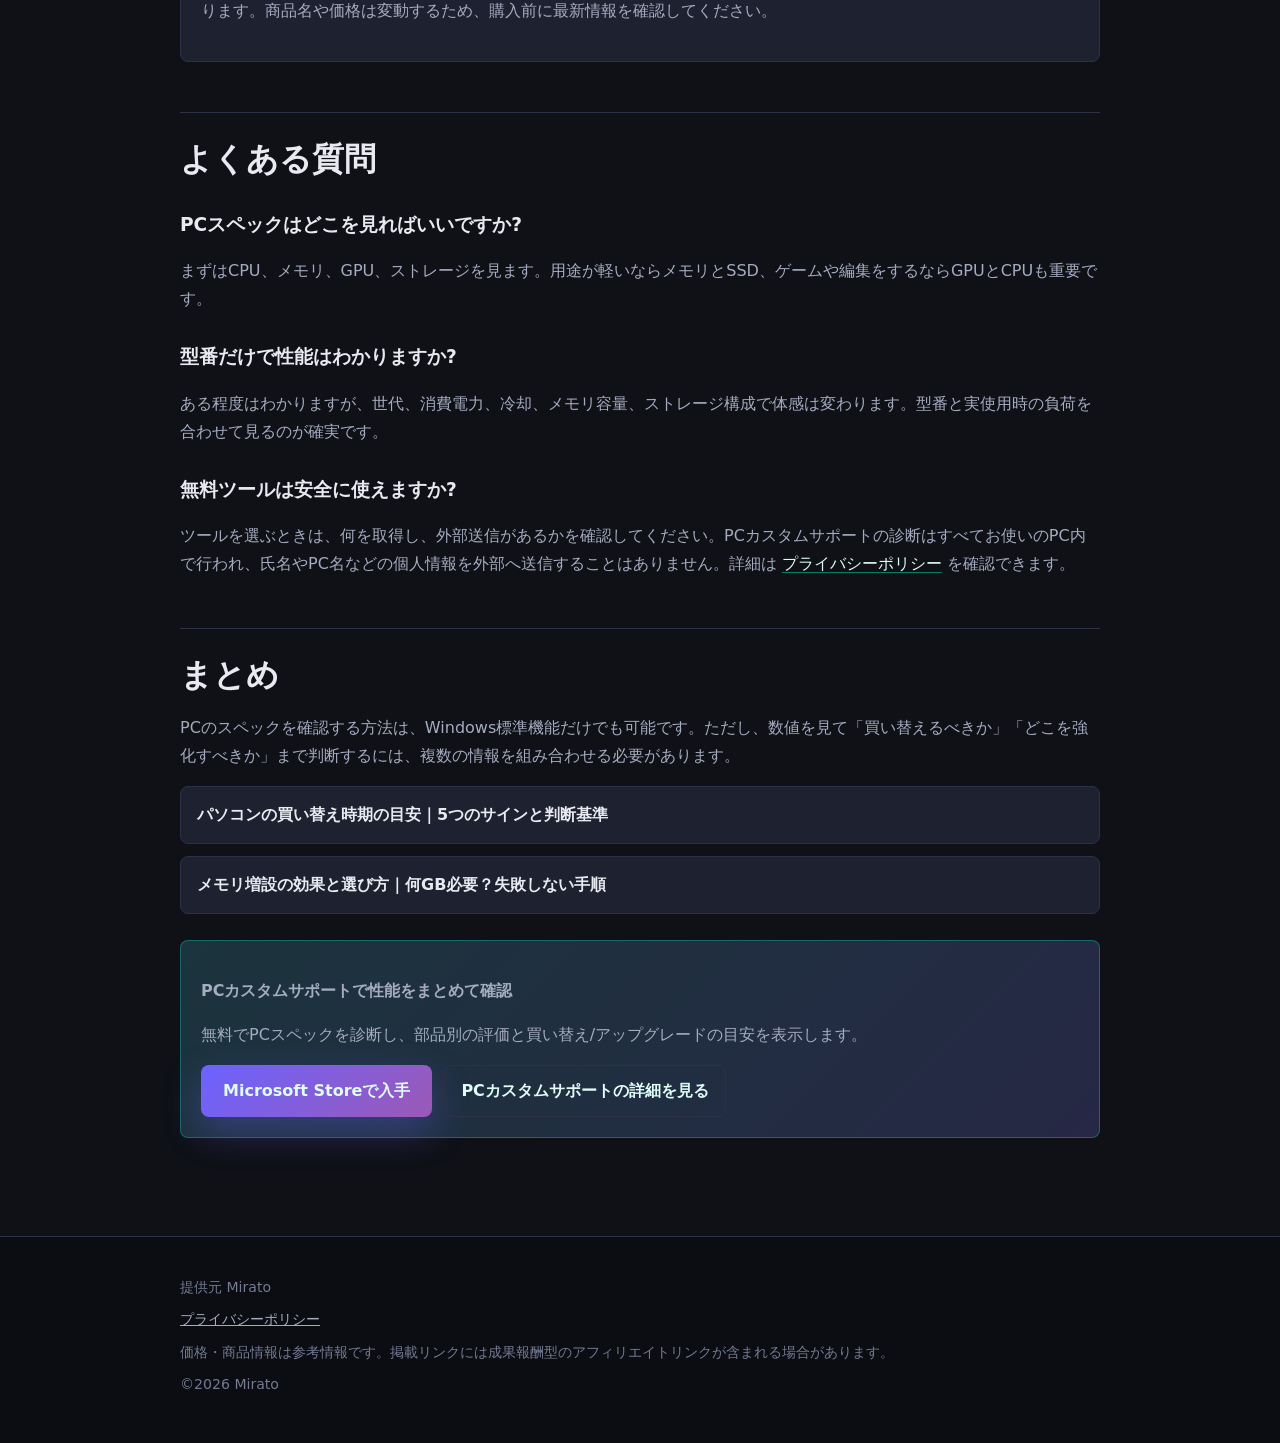
<file: docs/blog/check-pc-spec.html>
<!DOCTYPE html>
<html lang="ja">
<head>
  <meta charset="UTF-8" />
  <meta name="viewport" content="width=device-width, initial-scale=1.0" />
  <title>PCスペック確認方法｜性能の調べ方</title>
  <meta name="description" content="PCのスペックを確認する方法を、Windows設定、タスクマネージャー、無料診断ツールの順に初心者向けに解説します。" />
  <meta property="og:title" content="PCのスペックを確認する方法｜初心者でも無料でできる手順【2026年版】" />
  <meta property="og:description" content="パソコン性能の調べ方を、CPU、メモリ、GPU、ストレージ別にわかりやすく整理します。" />
  <meta property="og:type" content="article" />
  <meta property="og:url" content="https://dakkusufunta-debug.github.io/PCCustomSupport/blog/check-pc-spec.html" />
  <meta property="og:image" content="https://dakkusufunta-debug.github.io/PCCustomSupport/img/screen1.png" />
  <link rel="stylesheet" href="../lp.css" />
  <link rel="stylesheet" href="blog.css" />
</head>
<body>
  <header class="site-header">
    <a class="brand" href="../index.html">PCカスタムサポート</a>
    <nav class="nav" aria-label="ブログナビゲーション">
      <a href="index.html">ブログ</a>
      <a href="../index.html">アプリ</a>
      <a href="../privacy-policy.html">プライバシー</a>
    </nav>
  </header>

  <main>
    <section class="blog-hero">
      <div class="blog-hero-inner">
        <p class="eyebrow">スペック確認</p>
        <h1>PCのスペックを確認する方法｜初心者でも無料でできる手順【2026年版】</h1>
        <p class="blog-meta">公開日: 2026-06-17 / 更新日: 2026-06-17</p>
        <p class="blog-lead">自分のPCがどれくらいの性能なのか、どこを見ればよいかわからない人は多いです。結論として、まずCPU、メモリ、GPU、ストレージの4項目を確認すれば、日常利用で困るかどうかの大枠は判断できます。</p>
      </div>
    </section>

    <article class="blog-layout blog-article">
      <h2>まず結論: 4項目を見ると性能の全体像がわかる</h2>
      <p>PCのスペック確認方法で最初に見るべきなのは、CPU、メモリ、GPU、ストレージです。CPUは頭脳、メモリは同時作業スペース、GPUは映像処理やゲーム性能、ストレージは保存容量と読み書き速度に関係します。</p>
      <p>文書作成、Web閲覧、動画視聴が中心なら、極端に古いCPUでなく、メモリ8GB以上、SSD搭載であれば使える場面が多いです。Web会議、写真編集、開発、ゲームをするなら、メモリ16GB以上や用途に合ったGPUを搭載したいところです。</p>

      <h2>判断の具体的基準</h2>
      <p>性能の良し悪しは用途で変わります。次の表は、2026年時点で一般的なWindows PCを選ぶ・確認する際の目安です。すべての用途を保証するものではありませんが、最初の判断材料になります。</p>
      <div class="blog-table-wrap">
        <table class="blog-table">
          <thead>
            <tr>
              <th>用途</th>
              <th>CPU</th>
              <th>メモリ</th>
              <th>ストレージ/GPU</th>
            </tr>
          </thead>
          <tbody>
            <tr>
              <td>メール、文書、Web</td>
              <td>近年のCore i3/Ryzen 3相当以上</td>
              <td>8GB以上</td>
              <td>SSD推奨、内蔵GPUで可</td>
            </tr>
            <tr>
              <td>Web会議、複数アプリ</td>
              <td>Core i5/Ryzen 5相当以上</td>
              <td>16GB以上</td>
              <td>SSD、安定したネットワーク</td>
            </tr>
            <tr>
              <td>写真編集、軽い動画編集</td>
              <td>Core i5/Ryzen 5以上</td>
              <td>16〜32GB</td>
              <td>SSD、用途によりGPU</td>
            </tr>
            <tr>
              <td>ゲーム、3D、AI系作業</td>
              <td>Core i5/Ryzen 5以上を目安</td>
              <td>16〜32GB以上</td>
              <td>専用GPU、十分な電源と冷却</td>
            </tr>
          </tbody>
        </table>
      </div>
      <p>「パソコン性能の調べ方」で大切なのは、型番を見て終わりにしないことです。たとえば同じCore i5でも世代や消費電力で性能が変わり、同じSSDでも容量不足なら快適さは落ちます。</p>

      <h2>自分のPCで確認する方法</h2>
      <p>Windowsの「設定」から確認する場合は、「システム」→「バージョン情報」を開きます。ここでプロセッサ、実装RAM、システムの種類、Windowsのエディションを確認できます。</p>
      <p>動作中の状態を見る場合は、タスクバーを右クリックして「タスク マネージャー」を開き、「パフォーマンス」タブを選びます。CPU、メモリ、ディスク、GPUの使用率が表示されるため、重いと感じるときにどこが詰まっているかを見られます。</p>
      <p>GPUは「設定」→「システム」→「ディスプレイ」→「ディスプレイの詳細設定」でも確認できます。より詳しく見るなら「デバイス マネージャー」の「ディスプレイ アダプター」も参考になります。</p>
      <p>複数の画面を行き来せず、スペック確認から判断までまとめたい場合は、無料のWindows PC診断アプリ <a href="../index.html">PCカスタムサポート</a> が使えます。PCカスタムサポートはWMIやpsutilなどでPC構成をローカル取得し、総合スコア、部品別評価、買い替え/アップグレード判定、楽天市場の参考価格を表示します。診断はすべてお使いのPC内で行われ、氏名やPC名などの個人情報を外部へ送信することはありません。</p>
      <img src="../img/screen2.png" alt="PCカスタムサポートの詳細スコアとPC構成画面" loading="lazy" />
      <div class="cta-box">
        <p><strong>スペック確認を自動化する</strong></p>
        <p>CPU、GPU、メモリ、ストレージをまとめて確認し、用途に対して十分かをチェックできます。</p>
        <div class="cta-actions">
          <a class="store-button" href="https://apps.microsoft.com/detail/9PJ0X9T3PDGL" target="_blank" rel="noopener">Microsoft Storeで入手</a>
          <a class="secondary-link" href="../index.html">PCカスタムサポートの詳細を見る</a>
        </div>      </div>

      <h2>おすすめパーツ/構成: 楽天市場で探せる候補</h2>
      <p>スペック確認の結果、弱い部分がはっきりしたら、買い替え前にパーツや構成を比較します。デスクトップPCは交換しやすい一方、ノートPCはメモリやSSDが基板直付けで交換できない場合があります。また、大手メーカー製のPCは、自分でパーツを交換するとメーカー保証やサポートの対象外になることがあります。</p>
      <div class="blog-table-wrap">
        <table class="blog-table">
          <thead>
            <tr>
              <th>確認結果</th>
              <th>探す候補</th>
              <th>注意点</th>
            </tr>
          </thead>
          <tbody>
            <tr>
              <td>メモリ不足</td>
              <td>DDR4/DDR5メモリ、16GBまたは32GB</td>
              <td>規格、空きスロット、最大容量を確認</td>
            </tr>
            <tr>
              <td>保存容量不足</td>
              <td>NVMe SSD、SATA SSD、外付けSSD</td>
              <td>接続方式と物理サイズを確認</td>
            </tr>
            <tr>
              <td>全体的に性能不足</td>
              <td>用途別の新品PC、BTO PC</td>
              <td>CPU世代、保証、メモリ16GB以上を目安</td>
            </tr>
          </tbody>
        </table>
      </div>
      <p class="rakuten-cta"><a class="store-button" href="https://a.r10.to/hPb0Yt" target="_blank" rel="nofollow sponsored noopener">楽天市場で「BTOパソコン」を探す</a></p>
      <div class="affiliate-box">
        <p><strong>アフィリエイト開示:</strong> このページには、楽天市場の商品リンクなど成果報酬型のアフィリエイトリンクが含まれる場合があります。商品名や価格は変動するため、購入前に最新情報を確認してください。</p>
      </div>

      <h2>よくある質問</h2>
      <h3>PCスペックはどこを見ればいいですか?</h3>
      <p>まずはCPU、メモリ、GPU、ストレージを見ます。用途が軽いならメモリとSSD、ゲームや編集をするならGPUとCPUも重要です。</p>
      <h3>型番だけで性能はわかりますか?</h3>
      <p>ある程度はわかりますが、世代、消費電力、冷却、メモリ容量、ストレージ構成で体感は変わります。型番と実使用時の負荷を合わせて見るのが確実です。</p>
      <h3>無料ツールは安全に使えますか?</h3>
      <p>ツールを選ぶときは、何を取得し、外部送信があるかを確認してください。PCカスタムサポートの診断はすべてお使いのPC内で行われ、氏名やPC名などの個人情報を外部へ送信することはありません。詳細は <a href="../privacy-policy.html">プライバシーポリシー</a> を確認できます。</p>

      <h2>まとめ</h2>
      <p>PCのスペックを確認する方法は、Windows標準機能だけでも可能です。ただし、数値を見て「買い替えるべきか」「どこを強化すべきか」まで判断するには、複数の情報を組み合わせる必要があります。</p>
      <ul class="related-list">
        <li><a href="pc-replace-timing.html">パソコンの買い替え時期の目安｜5つのサインと判断基準</a></li>
        <li><a href="memory-upgrade.html">メモリ増設の効果と選び方｜何GB必要？失敗しない手順</a></li>
      </ul>
      <div class="cta-box">
        <p><strong>PCカスタムサポートで性能をまとめて確認</strong></p>
        <p>無料でPCスペックを診断し、部品別の評価と買い替え/アップグレードの目安を表示します。</p>
        <div class="cta-actions">
          <a class="store-button" href="https://apps.microsoft.com/detail/9PJ0X9T3PDGL" target="_blank" rel="noopener">Microsoft Storeで入手</a>
          <a class="secondary-link" href="../index.html">PCカスタムサポートの詳細を見る</a>
        </div>      </div>
    </article>
  </main>

  <footer class="blog-footer">
    <div class="blog-footer-inner">
      <p>提供元 Mirato</p>
      <p><a href="../privacy-policy.html">プライバシーポリシー</a></p>
      <p>価格・商品情報は参考情報です。掲載リンクには成果報酬型のアフィリエイトリンクが含まれる場合があります。</p>
      <p>&copy;2026 Mirato</p>
    </div>
  </footer>
</body>
</html>
</file>
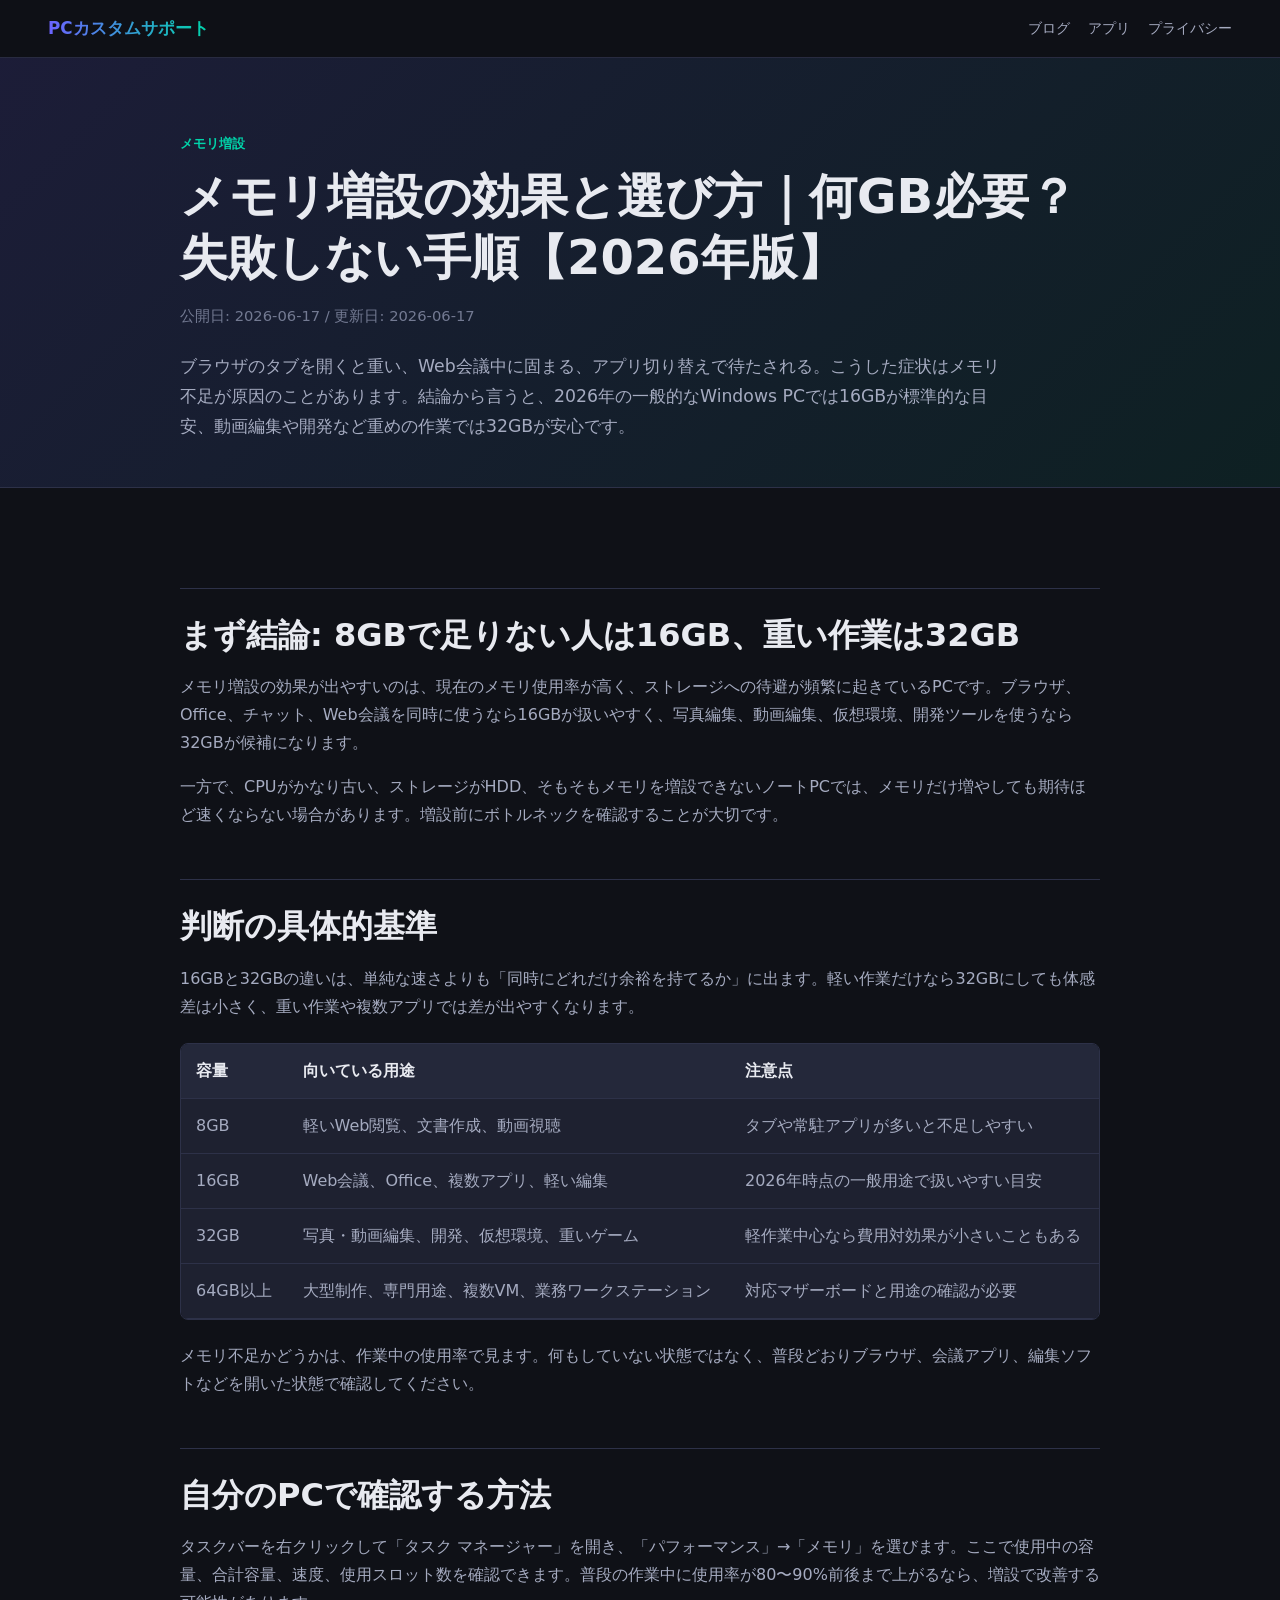
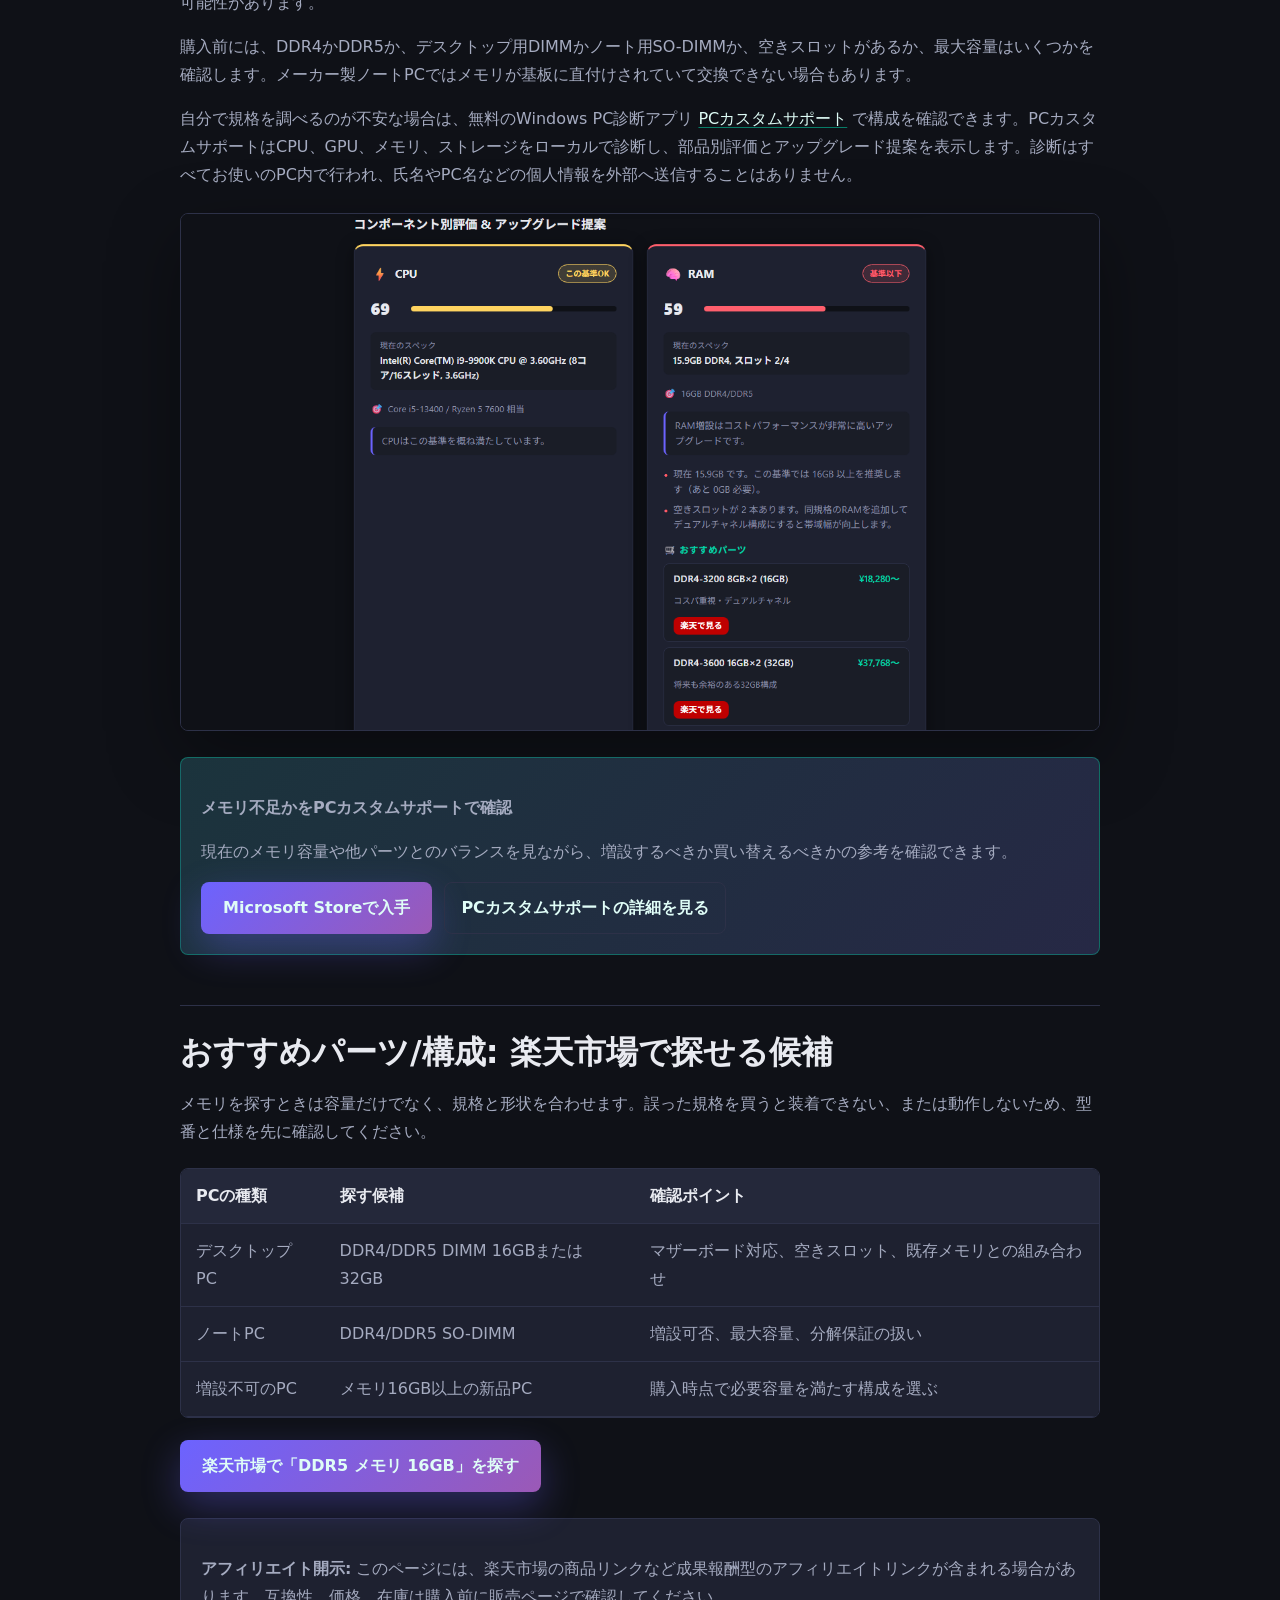
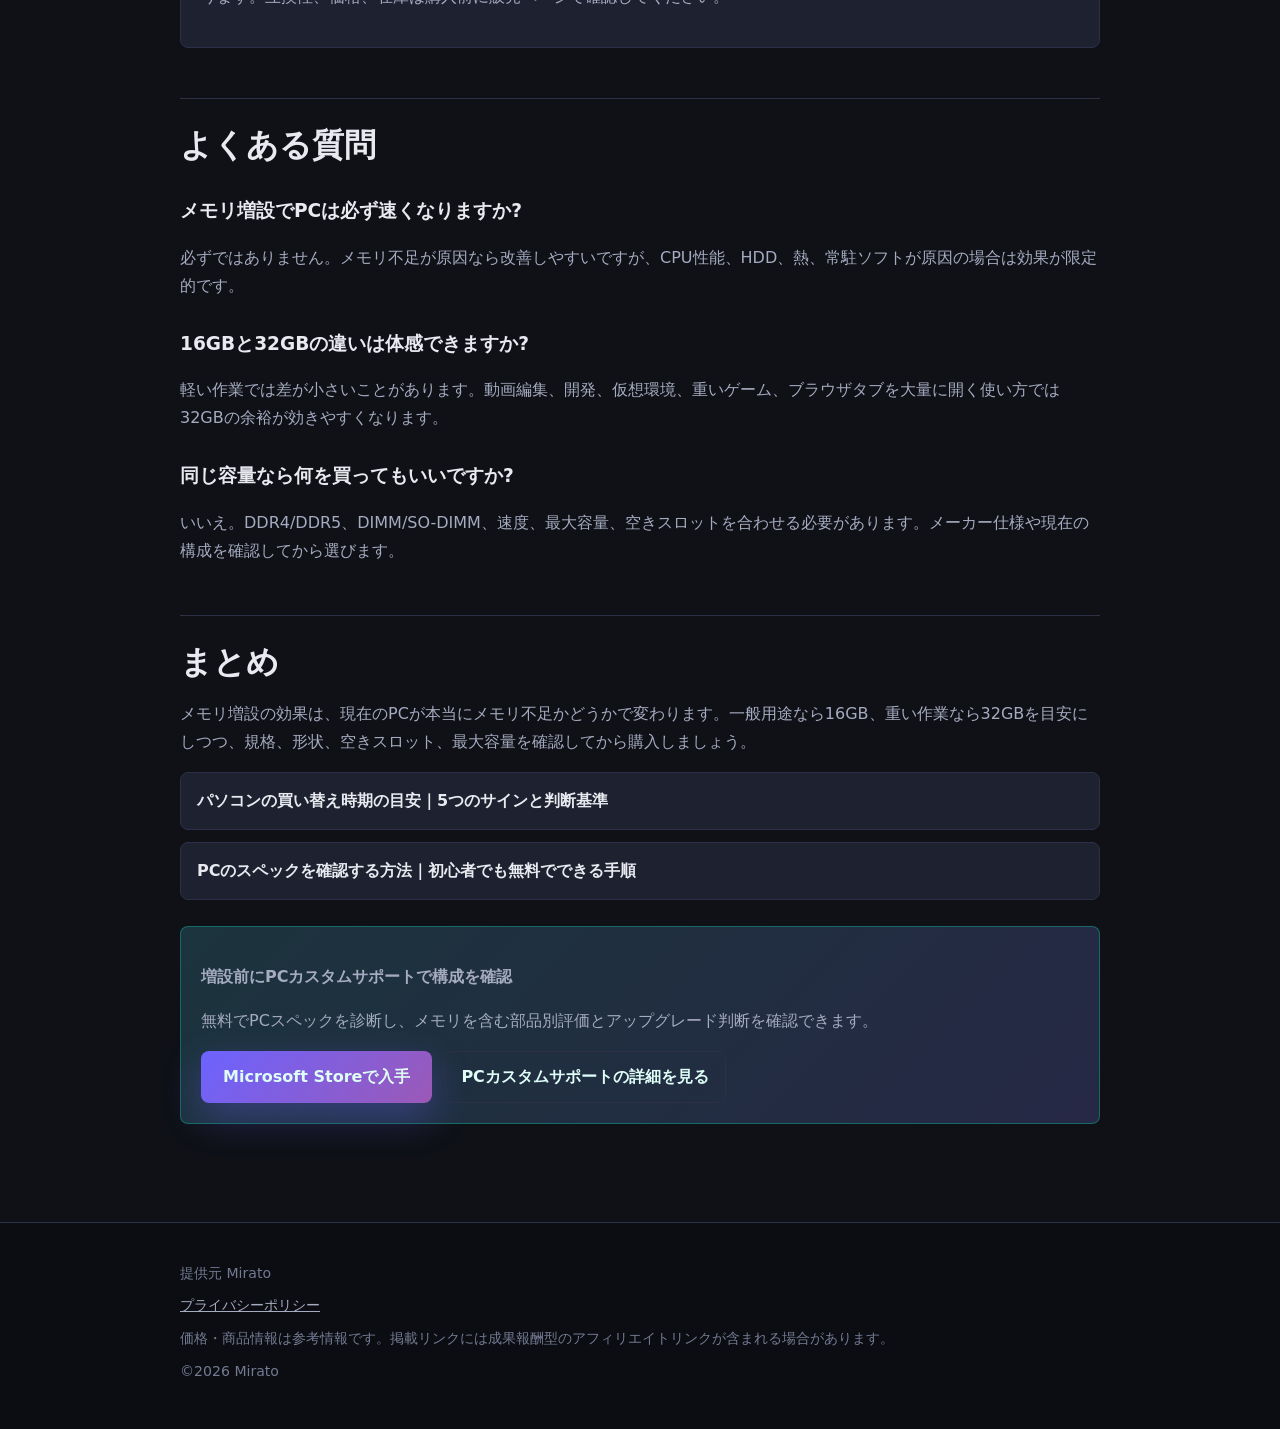
<file: docs/blog/memory-upgrade.html>
<!DOCTYPE html>
<html lang="ja">
<head>
  <meta charset="UTF-8" />
  <meta name="viewport" content="width=device-width, initial-scale=1.0" />
  <title>メモリ増設の効果｜16GBと32GBの違い</title>
  <meta name="description" content="メモリ増設の効果、16GBと32GBの違い、失敗しない選び方をWindows PC初心者向けに具体的に解説します。" />
  <meta property="og:title" content="メモリ増設の効果と選び方｜何GB必要？失敗しない手順【2026年版】" />
  <meta property="og:description" content="メモリ不足の見分け方、16GBと32GBの違い、購入前に確認すべき規格やスロットを整理します。" />
  <meta property="og:type" content="article" />
  <meta property="og:url" content="https://dakkusufunta-debug.github.io/PCCustomSupport/blog/memory-upgrade.html" />
  <meta property="og:image" content="https://dakkusufunta-debug.github.io/PCCustomSupport/img/screen1.png" />
  <link rel="stylesheet" href="../lp.css" />
  <link rel="stylesheet" href="blog.css" />
</head>
<body>
  <header class="site-header">
    <a class="brand" href="../index.html">PCカスタムサポート</a>
    <nav class="nav" aria-label="ブログナビゲーション">
      <a href="index.html">ブログ</a>
      <a href="../index.html">アプリ</a>
      <a href="../privacy-policy.html">プライバシー</a>
    </nav>
  </header>

  <main>
    <section class="blog-hero">
      <div class="blog-hero-inner">
        <p class="eyebrow">メモリ増設</p>
        <h1>メモリ増設の効果と選び方｜何GB必要？失敗しない手順【2026年版】</h1>
        <p class="blog-meta">公開日: 2026-06-17 / 更新日: 2026-06-17</p>
        <p class="blog-lead">ブラウザのタブを開くと重い、Web会議中に固まる、アプリ切り替えで待たされる。こうした症状はメモリ不足が原因のことがあります。結論から言うと、2026年の一般的なWindows PCでは16GBが標準的な目安、動画編集や開発など重めの作業では32GBが安心です。</p>
      </div>
    </section>

    <article class="blog-layout blog-article">
      <h2>まず結論: 8GBで足りない人は16GB、重い作業は32GB</h2>
      <p>メモリ増設の効果が出やすいのは、現在のメモリ使用率が高く、ストレージへの待避が頻繁に起きているPCです。ブラウザ、Office、チャット、Web会議を同時に使うなら16GBが扱いやすく、写真編集、動画編集、仮想環境、開発ツールを使うなら32GBが候補になります。</p>
      <p>一方で、CPUがかなり古い、ストレージがHDD、そもそもメモリを増設できないノートPCでは、メモリだけ増やしても期待ほど速くならない場合があります。増設前にボトルネックを確認することが大切です。</p>

      <h2>判断の具体的基準</h2>
      <p>16GBと32GBの違いは、単純な速さよりも「同時にどれだけ余裕を持てるか」に出ます。軽い作業だけなら32GBにしても体感差は小さく、重い作業や複数アプリでは差が出やすくなります。</p>
      <div class="blog-table-wrap">
        <table class="blog-table">
          <thead>
            <tr>
              <th>容量</th>
              <th>向いている用途</th>
              <th>注意点</th>
            </tr>
          </thead>
          <tbody>
            <tr>
              <td>8GB</td>
              <td>軽いWeb閲覧、文書作成、動画視聴</td>
              <td>タブや常駐アプリが多いと不足しやすい</td>
            </tr>
            <tr>
              <td>16GB</td>
              <td>Web会議、Office、複数アプリ、軽い編集</td>
              <td>2026年時点の一般用途で扱いやすい目安</td>
            </tr>
            <tr>
              <td>32GB</td>
              <td>写真・動画編集、開発、仮想環境、重いゲーム</td>
              <td>軽作業中心なら費用対効果が小さいこともある</td>
            </tr>
            <tr>
              <td>64GB以上</td>
              <td>大型制作、専門用途、複数VM、業務ワークステーション</td>
              <td>対応マザーボードと用途の確認が必要</td>
            </tr>
          </tbody>
        </table>
      </div>
      <p>メモリ不足かどうかは、作業中の使用率で見ます。何もしていない状態ではなく、普段どおりブラウザ、会議アプリ、編集ソフトなどを開いた状態で確認してください。</p>

      <h2>自分のPCで確認する方法</h2>
      <p>タスクバーを右クリックして「タスク マネージャー」を開き、「パフォーマンス」→「メモリ」を選びます。ここで使用中の容量、合計容量、速度、使用スロット数を確認できます。普段の作業中に使用率が80〜90%前後まで上がるなら、増設で改善する可能性があります。</p>
      <p>購入前には、DDR4かDDR5か、デスクトップ用DIMMかノート用SO-DIMMか、空きスロットがあるか、最大容量はいくつかを確認します。メーカー製ノートPCではメモリが基板に直付けされていて交換できない場合もあります。</p>
      <p>自分で規格を調べるのが不安な場合は、無料のWindows PC診断アプリ <a href="../index.html">PCカスタムサポート</a> で構成を確認できます。PCカスタムサポートはCPU、GPU、メモリ、ストレージをローカルで診断し、部品別評価とアップグレード提案を表示します。診断はすべてお使いのPC内で行われ、氏名やPC名などの個人情報を外部へ送信することはありません。</p>
      <img src="../img/screen3.png" alt="PCカスタムサポートの部品別評価と楽天価格画面" loading="lazy" />
      <div class="cta-box">
        <p><strong>メモリ不足かをPCカスタムサポートで確認</strong></p>
        <p>現在のメモリ容量や他パーツとのバランスを見ながら、増設するべきか買い替えるべきかの参考を確認できます。</p>
        <div class="cta-actions">
          <a class="store-button" href="https://apps.microsoft.com/detail/9PJ0X9T3PDGL" target="_blank" rel="noopener">Microsoft Storeで入手</a>
          <a class="secondary-link" href="../index.html">PCカスタムサポートの詳細を見る</a>
        </div>      </div>

      <h2>おすすめパーツ/構成: 楽天市場で探せる候補</h2>
      <p>メモリを探すときは容量だけでなく、規格と形状を合わせます。誤った規格を買うと装着できない、または動作しないため、型番と仕様を先に確認してください。</p>
      <div class="blog-table-wrap">
        <table class="blog-table">
          <thead>
            <tr>
              <th>PCの種類</th>
              <th>探す候補</th>
              <th>確認ポイント</th>
            </tr>
          </thead>
          <tbody>
            <tr>
              <td>デスクトップPC</td>
              <td>DDR4/DDR5 DIMM 16GBまたは32GB</td>
              <td>マザーボード対応、空きスロット、既存メモリとの組み合わせ</td>
            </tr>
            <tr>
              <td>ノートPC</td>
              <td>DDR4/DDR5 SO-DIMM</td>
              <td>増設可否、最大容量、分解保証の扱い</td>
            </tr>
            <tr>
              <td>増設不可のPC</td>
              <td>メモリ16GB以上の新品PC</td>
              <td>購入時点で必要容量を満たす構成を選ぶ</td>
            </tr>
          </tbody>
        </table>
      </div>
      <p class="rakuten-cta"><a class="store-button" href="https://a.r10.to/hR2sVi" target="_blank" rel="nofollow sponsored noopener">楽天市場で「DDR5 メモリ 16GB」を探す</a></p>
      <div class="affiliate-box">
        <p><strong>アフィリエイト開示:</strong> このページには、楽天市場の商品リンクなど成果報酬型のアフィリエイトリンクが含まれる場合があります。互換性、価格、在庫は購入前に販売ページで確認してください。</p>
      </div>

      <h2>よくある質問</h2>
      <h3>メモリ増設でPCは必ず速くなりますか?</h3>
      <p>必ずではありません。メモリ不足が原因なら改善しやすいですが、CPU性能、HDD、熱、常駐ソフトが原因の場合は効果が限定的です。</p>
      <h3>16GBと32GBの違いは体感できますか?</h3>
      <p>軽い作業では差が小さいことがあります。動画編集、開発、仮想環境、重いゲーム、ブラウザタブを大量に開く使い方では32GBの余裕が効きやすくなります。</p>
      <h3>同じ容量なら何を買ってもいいですか?</h3>
      <p>いいえ。DDR4/DDR5、DIMM/SO-DIMM、速度、最大容量、空きスロットを合わせる必要があります。メーカー仕様や現在の構成を確認してから選びます。</p>

      <h2>まとめ</h2>
      <p>メモリ増設の効果は、現在のPCが本当にメモリ不足かどうかで変わります。一般用途なら16GB、重い作業なら32GBを目安にしつつ、規格、形状、空きスロット、最大容量を確認してから購入しましょう。</p>
      <ul class="related-list">
        <li><a href="pc-replace-timing.html">パソコンの買い替え時期の目安｜5つのサインと判断基準</a></li>
        <li><a href="check-pc-spec.html">PCのスペックを確認する方法｜初心者でも無料でできる手順</a></li>
      </ul>
      <div class="cta-box">
        <p><strong>増設前にPCカスタムサポートで構成を確認</strong></p>
        <p>無料でPCスペックを診断し、メモリを含む部品別評価とアップグレード判断を確認できます。</p>
        <div class="cta-actions">
          <a class="store-button" href="https://apps.microsoft.com/detail/9PJ0X9T3PDGL" target="_blank" rel="noopener">Microsoft Storeで入手</a>
          <a class="secondary-link" href="../index.html">PCカスタムサポートの詳細を見る</a>
        </div>      </div>
    </article>
  </main>

  <footer class="blog-footer">
    <div class="blog-footer-inner">
      <p>提供元 Mirato</p>
      <p><a href="../privacy-policy.html">プライバシーポリシー</a></p>
      <p>価格・商品情報は参考情報です。掲載リンクには成果報酬型のアフィリエイトリンクが含まれる場合があります。</p>
      <p>&copy;2026 Mirato</p>
    </div>
  </footer>
</body>
</html>
</file>
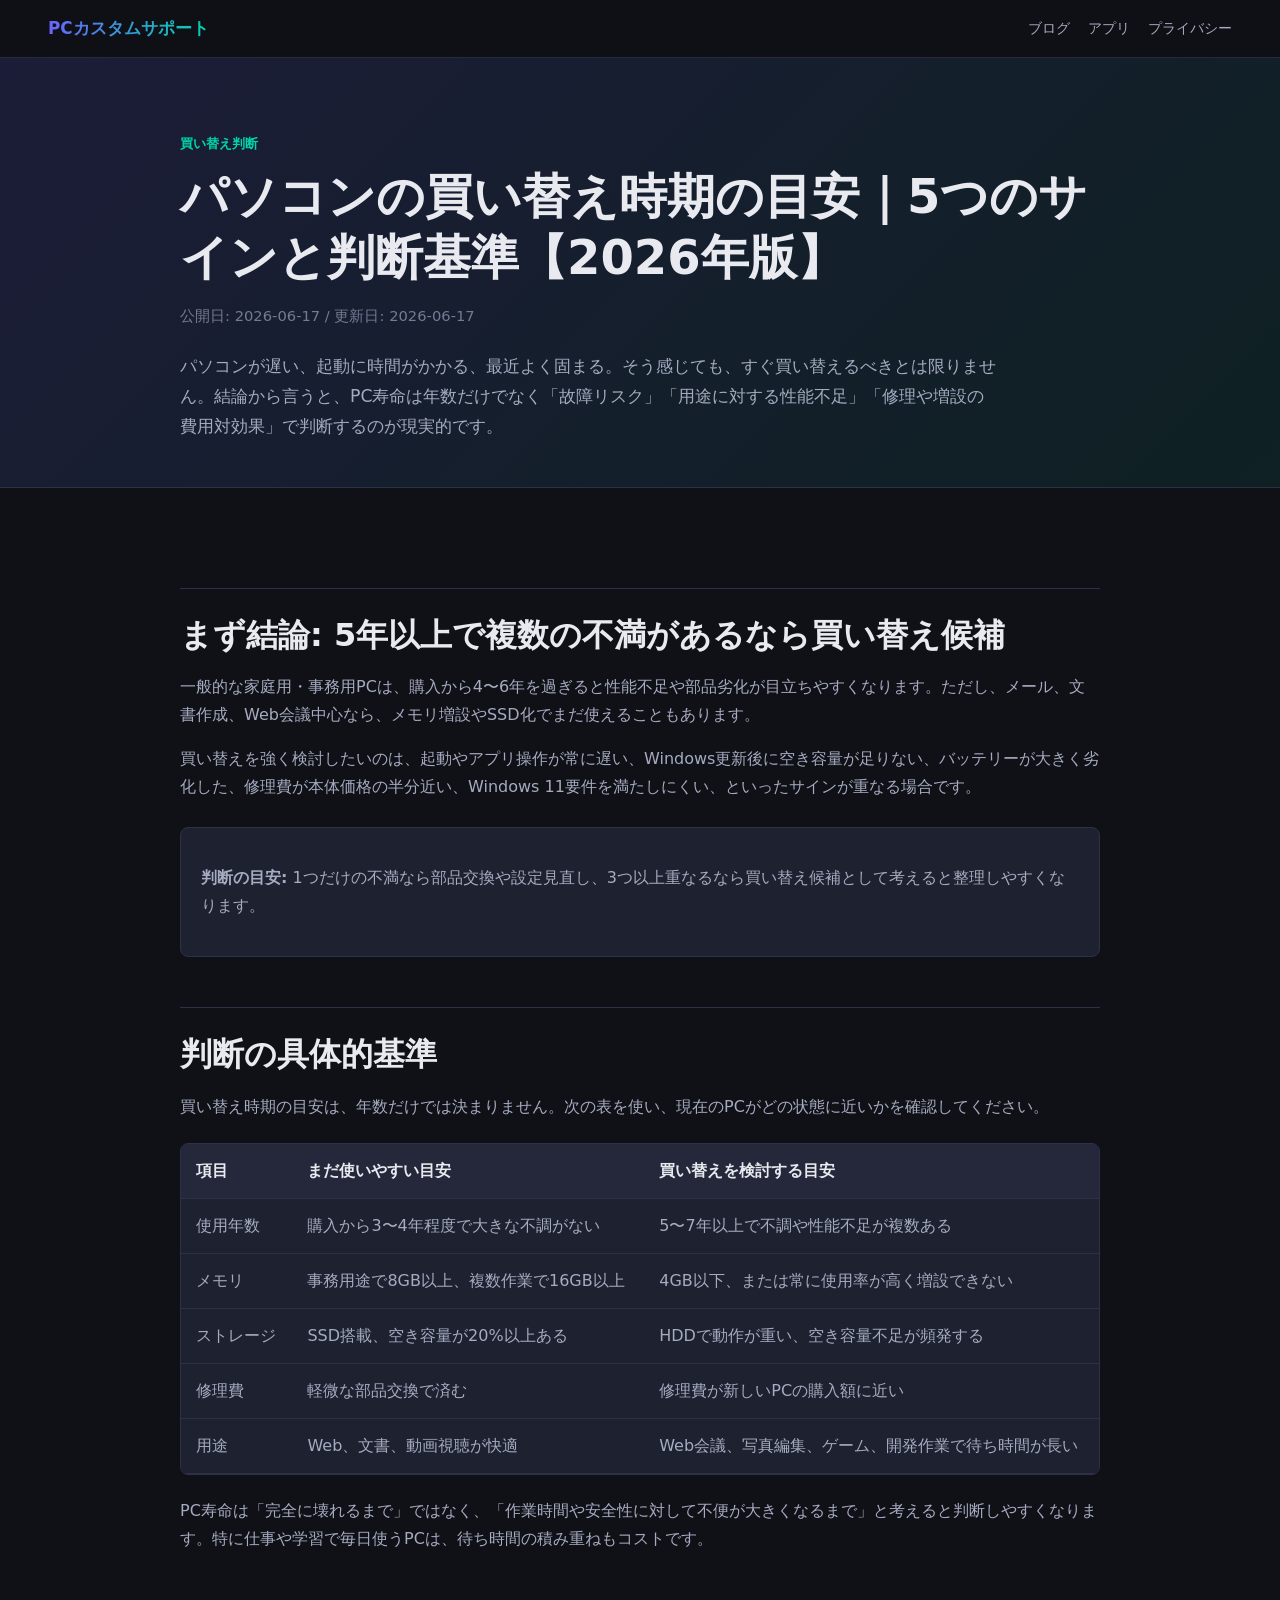
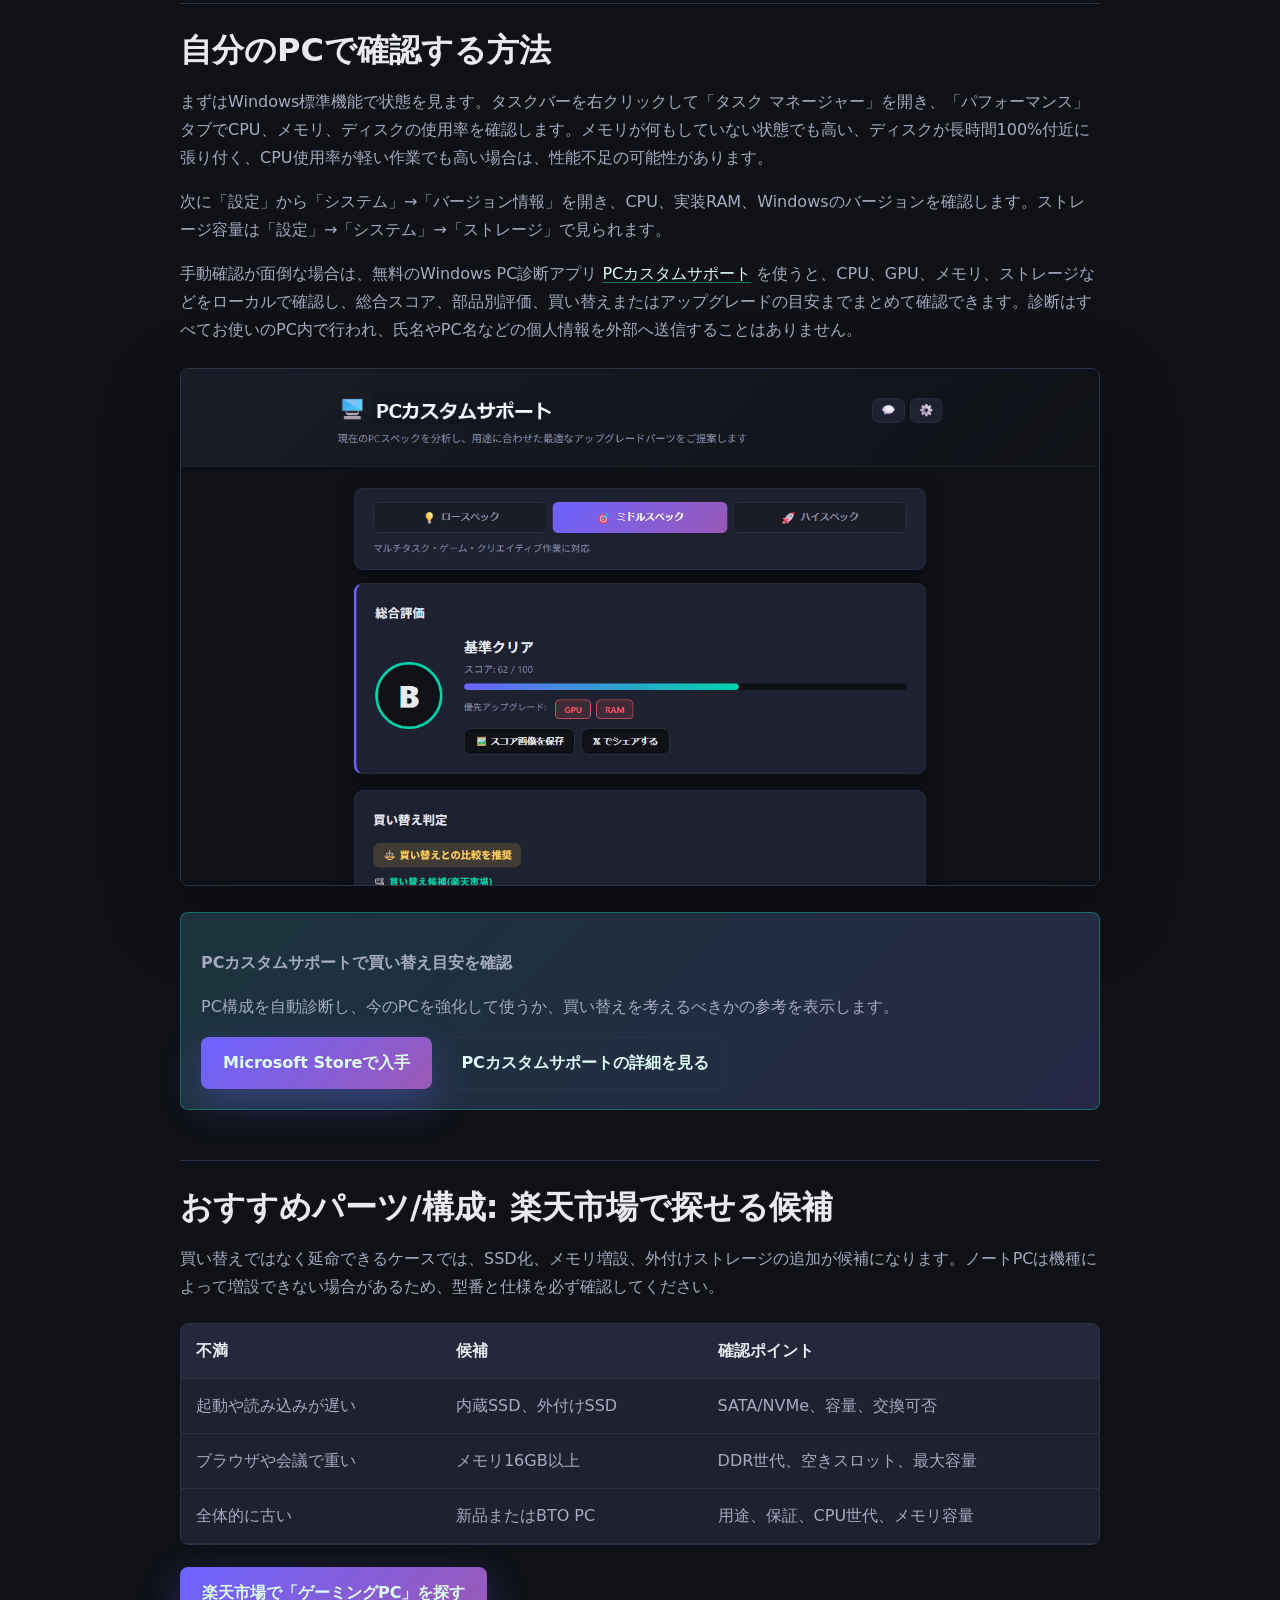
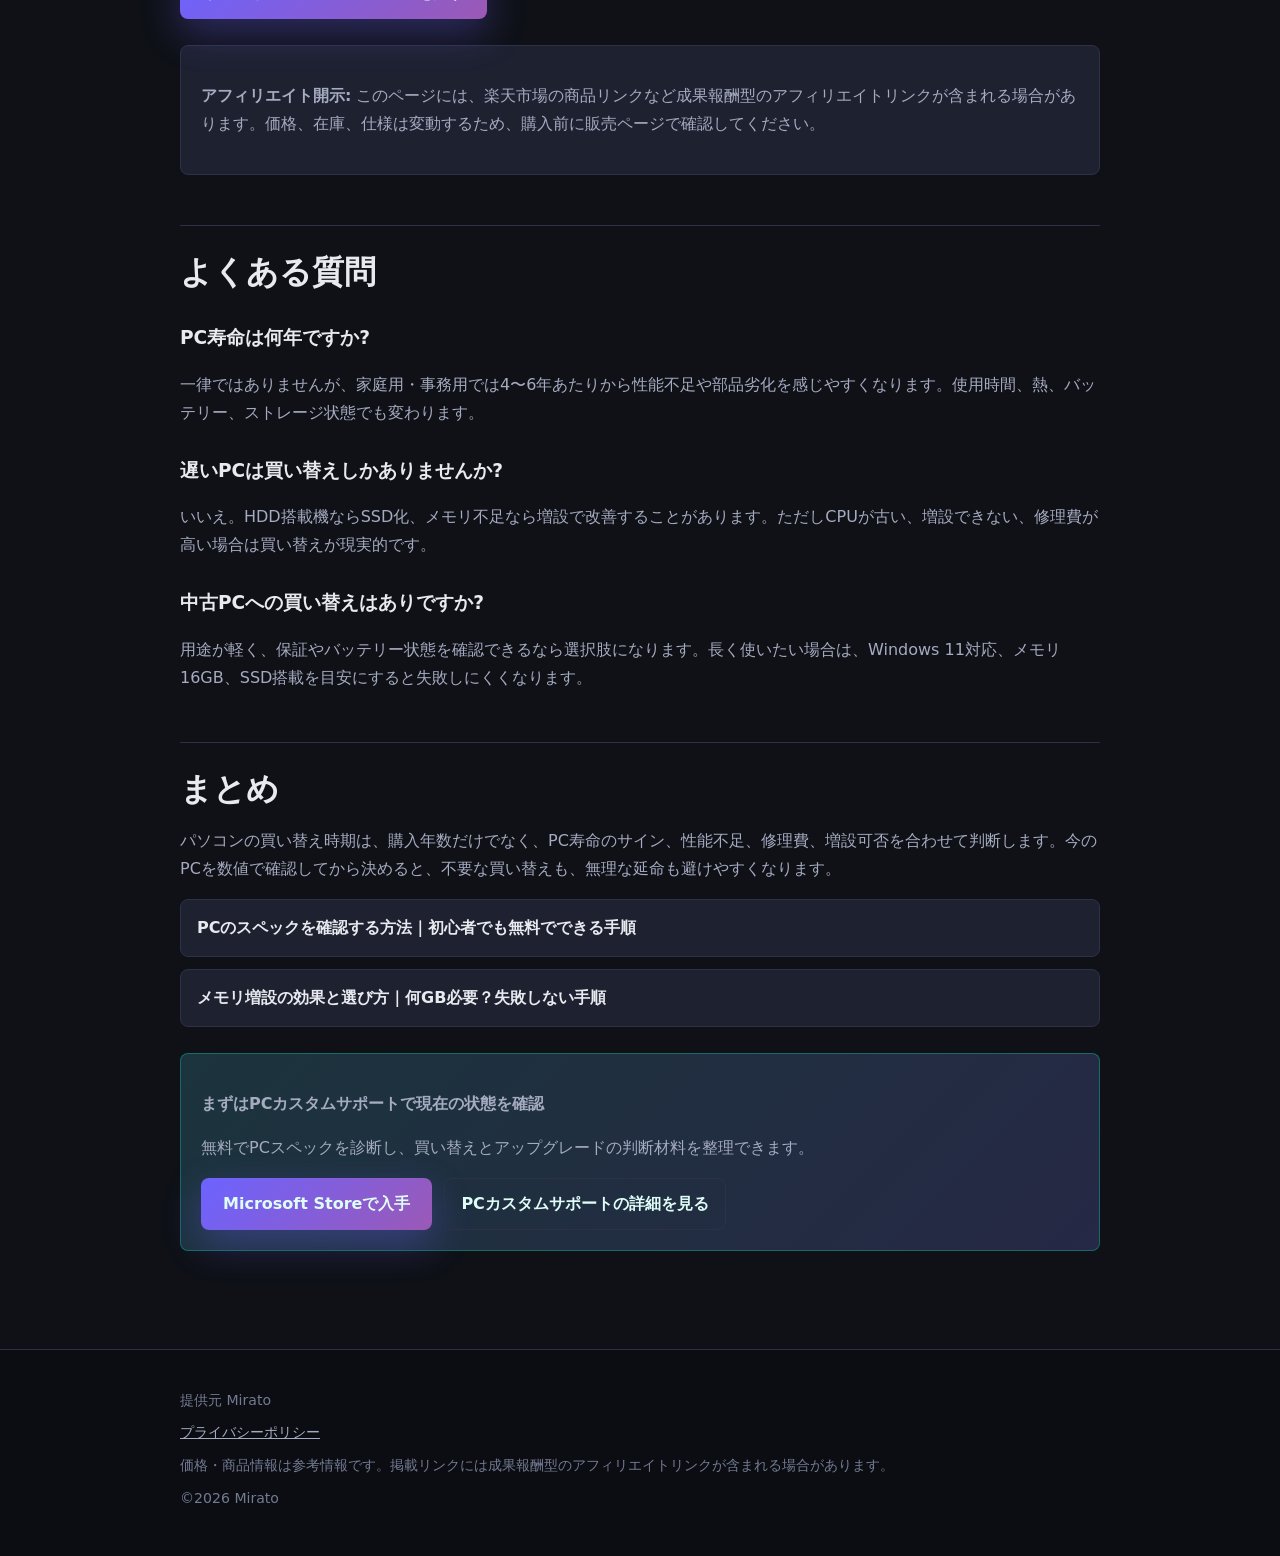
<file: docs/blog/pc-replace-timing.html>
<!DOCTYPE html>
<html lang="ja">
<head>
  <meta charset="UTF-8" />
  <meta name="viewport" content="width=device-width, initial-scale=1.0" />
  <title>パソコン買い替え時期の目安｜PC寿命</title>
  <meta name="description" content="パソコンの買い替え時期の目安を、PC寿命、故障サイン、性能不足、修理費の観点から初心者向けに整理します。" />
  <meta property="og:title" content="パソコンの買い替え時期の目安｜5つのサインと判断基準【2026年版】" />
  <meta property="og:description" content="PC寿命の考え方と、買い替え・修理・アップグレードを判断する具体的な基準を解説します。" />
  <meta property="og:type" content="article" />
  <meta property="og:url" content="https://dakkusufunta-debug.github.io/PCCustomSupport/blog/pc-replace-timing.html" />
  <meta property="og:image" content="https://dakkusufunta-debug.github.io/PCCustomSupport/img/screen1.png" />
  <link rel="stylesheet" href="../lp.css" />
  <link rel="stylesheet" href="blog.css" />
</head>
<body>
  <header class="site-header">
    <a class="brand" href="../index.html">PCカスタムサポート</a>
    <nav class="nav" aria-label="ブログナビゲーション">
      <a href="index.html">ブログ</a>
      <a href="../index.html">アプリ</a>
      <a href="../privacy-policy.html">プライバシー</a>
    </nav>
  </header>

  <main>
    <section class="blog-hero">
      <div class="blog-hero-inner">
        <p class="eyebrow">買い替え判断</p>
        <h1>パソコンの買い替え時期の目安｜5つのサインと判断基準【2026年版】</h1>
        <p class="blog-meta">公開日: 2026-06-17 / 更新日: 2026-06-17</p>
        <p class="blog-lead">パソコンが遅い、起動に時間がかかる、最近よく固まる。そう感じても、すぐ買い替えるべきとは限りません。結論から言うと、PC寿命は年数だけでなく「故障リスク」「用途に対する性能不足」「修理や増設の費用対効果」で判断するのが現実的です。</p>
      </div>
    </section>

    <article class="blog-layout blog-article">
      <h2>まず結論: 5年以上で複数の不満があるなら買い替え候補</h2>
      <p>一般的な家庭用・事務用PCは、購入から4〜6年を過ぎると性能不足や部品劣化が目立ちやすくなります。ただし、メール、文書作成、Web会議中心なら、メモリ増設やSSD化でまだ使えることもあります。</p>
      <p>買い替えを強く検討したいのは、起動やアプリ操作が常に遅い、Windows更新後に空き容量が足りない、バッテリーが大きく劣化した、修理費が本体価格の半分近い、Windows 11要件を満たしにくい、といったサインが重なる場合です。</p>

      <div class="note-box">
        <p><strong>判断の目安:</strong> 1つだけの不満なら部品交換や設定見直し、3つ以上重なるなら買い替え候補として考えると整理しやすくなります。</p>
      </div>

      <h2>判断の具体的基準</h2>
      <p>買い替え時期の目安は、年数だけでは決まりません。次の表を使い、現在のPCがどの状態に近いかを確認してください。</p>
      <div class="blog-table-wrap">
        <table class="blog-table">
          <thead>
            <tr>
              <th>項目</th>
              <th>まだ使いやすい目安</th>
              <th>買い替えを検討する目安</th>
            </tr>
          </thead>
          <tbody>
            <tr>
              <td>使用年数</td>
              <td>購入から3〜4年程度で大きな不調がない</td>
              <td>5〜7年以上で不調や性能不足が複数ある</td>
            </tr>
            <tr>
              <td>メモリ</td>
              <td>事務用途で8GB以上、複数作業で16GB以上</td>
              <td>4GB以下、または常に使用率が高く増設できない</td>
            </tr>
            <tr>
              <td>ストレージ</td>
              <td>SSD搭載、空き容量が20%以上ある</td>
              <td>HDDで動作が重い、空き容量不足が頻発する</td>
            </tr>
            <tr>
              <td>修理費</td>
              <td>軽微な部品交換で済む</td>
              <td>修理費が新しいPCの購入額に近い</td>
            </tr>
            <tr>
              <td>用途</td>
              <td>Web、文書、動画視聴が快適</td>
              <td>Web会議、写真編集、ゲーム、開発作業で待ち時間が長い</td>
            </tr>
          </tbody>
        </table>
      </div>
      <p>PC寿命は「完全に壊れるまで」ではなく、「作業時間や安全性に対して不便が大きくなるまで」と考えると判断しやすくなります。特に仕事や学習で毎日使うPCは、待ち時間の積み重ねもコストです。</p>

      <h2>自分のPCで確認する方法</h2>
      <p>まずはWindows標準機能で状態を見ます。タスクバーを右クリックして「タスク マネージャー」を開き、「パフォーマンス」タブでCPU、メモリ、ディスクの使用率を確認します。メモリが何もしていない状態でも高い、ディスクが長時間100%付近に張り付く、CPU使用率が軽い作業でも高い場合は、性能不足の可能性があります。</p>
      <p>次に「設定」から「システム」→「バージョン情報」を開き、CPU、実装RAM、Windowsのバージョンを確認します。ストレージ容量は「設定」→「システム」→「ストレージ」で見られます。</p>
      <p>手動確認が面倒な場合は、無料のWindows PC診断アプリ <a href="../index.html">PCカスタムサポート</a> を使うと、CPU、GPU、メモリ、ストレージなどをローカルで確認し、総合スコア、部品別評価、買い替えまたはアップグレードの目安までまとめて確認できます。診断はすべてお使いのPC内で行われ、氏名やPC名などの個人情報を外部へ送信することはありません。</p>
      <img src="../img/screen1.png" alt="PCカスタムサポートの総合評価画面" loading="lazy" />
      <div class="cta-box">
        <p><strong>PCカスタムサポートで買い替え目安を確認</strong></p>
        <p>PC構成を自動診断し、今のPCを強化して使うか、買い替えを考えるべきかの参考を表示します。</p>
        <div class="cta-actions">
          <a class="store-button" href="https://apps.microsoft.com/detail/9PJ0X9T3PDGL" target="_blank" rel="noopener">Microsoft Storeで入手</a>
          <a class="secondary-link" href="../index.html">PCカスタムサポートの詳細を見る</a>
        </div>      </div>

      <h2>おすすめパーツ/構成: 楽天市場で探せる候補</h2>
      <p>買い替えではなく延命できるケースでは、SSD化、メモリ増設、外付けストレージの追加が候補になります。ノートPCは機種によって増設できない場合があるため、型番と仕様を必ず確認してください。</p>
      <div class="blog-table-wrap">
        <table class="blog-table">
          <thead>
            <tr>
              <th>不満</th>
              <th>候補</th>
              <th>確認ポイント</th>
            </tr>
          </thead>
          <tbody>
            <tr>
              <td>起動や読み込みが遅い</td>
              <td>内蔵SSD、外付けSSD</td>
              <td>SATA/NVMe、容量、交換可否</td>
            </tr>
            <tr>
              <td>ブラウザや会議で重い</td>
              <td>メモリ16GB以上</td>
              <td>DDR世代、空きスロット、最大容量</td>
            </tr>
            <tr>
              <td>全体的に古い</td>
              <td>新品またはBTO PC</td>
              <td>用途、保証、CPU世代、メモリ容量</td>
            </tr>
          </tbody>
        </table>
      </div>
      <p class="rakuten-cta"><a class="store-button" href="https://a.r10.to/h8MdU3" target="_blank" rel="nofollow sponsored noopener">楽天市場で「ゲーミングPC」を探す</a></p>
      <div class="affiliate-box">
        <p><strong>アフィリエイト開示:</strong> このページには、楽天市場の商品リンクなど成果報酬型のアフィリエイトリンクが含まれる場合があります。価格、在庫、仕様は変動するため、購入前に販売ページで確認してください。</p>
      </div>

      <h2>よくある質問</h2>
      <h3>PC寿命は何年ですか?</h3>
      <p>一律ではありませんが、家庭用・事務用では4〜6年あたりから性能不足や部品劣化を感じやすくなります。使用時間、熱、バッテリー、ストレージ状態でも変わります。</p>
      <h3>遅いPCは買い替えしかありませんか?</h3>
      <p>いいえ。HDD搭載機ならSSD化、メモリ不足なら増設で改善することがあります。ただしCPUが古い、増設できない、修理費が高い場合は買い替えが現実的です。</p>
      <h3>中古PCへの買い替えはありですか?</h3>
      <p>用途が軽く、保証やバッテリー状態を確認できるなら選択肢になります。長く使いたい場合は、Windows 11対応、メモリ16GB、SSD搭載を目安にすると失敗しにくくなります。</p>

      <h2>まとめ</h2>
      <p>パソコンの買い替え時期は、購入年数だけでなく、PC寿命のサイン、性能不足、修理費、増設可否を合わせて判断します。今のPCを数値で確認してから決めると、不要な買い替えも、無理な延命も避けやすくなります。</p>
      <ul class="related-list">
        <li><a href="check-pc-spec.html">PCのスペックを確認する方法｜初心者でも無料でできる手順</a></li>
        <li><a href="memory-upgrade.html">メモリ増設の効果と選び方｜何GB必要？失敗しない手順</a></li>
      </ul>
      <div class="cta-box">
        <p><strong>まずはPCカスタムサポートで現在の状態を確認</strong></p>
        <p>無料でPCスペックを診断し、買い替えとアップグレードの判断材料を整理できます。</p>
        <div class="cta-actions">
          <a class="store-button" href="https://apps.microsoft.com/detail/9PJ0X9T3PDGL" target="_blank" rel="noopener">Microsoft Storeで入手</a>
          <a class="secondary-link" href="../index.html">PCカスタムサポートの詳細を見る</a>
        </div>      </div>
    </article>
  </main>

  <footer class="blog-footer">
    <div class="blog-footer-inner">
      <p>提供元 Mirato</p>
      <p><a href="../privacy-policy.html">プライバシーポリシー</a></p>
      <p>価格・商品情報は参考情報です。掲載リンクには成果報酬型のアフィリエイトリンクが含まれる場合があります。</p>
      <p>&copy;2026 Mirato</p>
    </div>
  </footer>
</body>
</html>
</file>
<file: docs/lp.css>
:root {
  --bg: #0f1117;
  --bg-soft: #151824;
  --surface: #1e2130;
  --surface-2: #24283a;
  --border: #2d3148;
  --text: #e8eaf0;
  --muted: #a5abc0;
  --subtle: #737a92;
  --accent: #6c63ff;
  --accent-2: #00d4aa;
  --warning: #ffd460;
  --shadow: 0 24px 70px rgba(0, 0, 0, 0.35);
}

* {
  box-sizing: border-box;
}

html {
  scroll-behavior: smooth;
}

body {
  margin: 0;
  background: var(--bg);
  color: var(--text);
  font-family: "Segoe UI", "Noto Sans JP", system-ui, sans-serif;
  line-height: 1.75;
}

a {
  color: inherit;
}

img {
  display: block;
  max-width: 100%;
}

.site-header {
  position: sticky;
  top: 0;
  z-index: 10;
  display: flex;
  align-items: center;
  justify-content: space-between;
  gap: 20px;
  padding: 14px clamp(18px, 4vw, 48px);
  border-bottom: 1px solid rgba(45, 49, 72, 0.85);
  background: rgba(15, 17, 23, 0.88);
  backdrop-filter: blur(14px);
}

.brand {
  font-size: 1.05rem;
  font-weight: 800;
  text-decoration: none;
  background: linear-gradient(90deg, var(--accent), var(--accent-2));
  -webkit-background-clip: text;
  background-clip: text;
  color: transparent;
}

.nav {
  display: flex;
  gap: 18px;
  color: var(--muted);
  font-size: 0.9rem;
}

.nav a {
  text-decoration: none;
}

.nav a:hover {
  color: var(--text);
}

.hero {
  position: relative;
  min-height: min(760px, 84vh);
  display: flex;
  align-items: center;
  overflow: hidden;
  border-bottom: 1px solid var(--border);
}

.hero-bg {
  position: absolute;
  inset: 0;
  background:
    radial-gradient(1200px 620px at 78% 28%, rgba(108, 99, 255, 0.16), transparent 60%),
    radial-gradient(900px 520px at 12% 82%, rgba(0, 212, 170, 0.10), transparent 60%),
    var(--bg);
}

.hero-inner {
  position: relative;
  width: min(1120px, calc(100% - 36px));
  margin: 0 auto;
  padding: 64px 0 72px;
}

.eyebrow,
.section-kicker {
  margin: 0 0 10px;
  color: var(--accent-2);
  font-size: 0.84rem;
  font-weight: 700;
}

.hero h1 {
  margin: 0;
  font-size: clamp(3rem, 4.8rem, 5rem);
  line-height: 1.04;
  letter-spacing: 0;
}

.hero-copy {
  max-width: 720px;
  margin: 18px 0 8px;
  font-size: clamp(1.55rem, 2.2rem, 2.35rem);
  line-height: 1.35;
  font-weight: 800;
}

.hero-text {
  max-width: 680px;
  margin: 0;
  color: var(--muted);
  font-size: 1.05rem;
}

.hero-actions {
  display: flex;
  align-items: center;
  gap: 14px 18px;
  flex-wrap: wrap;
  margin-top: 30px;
}

.store-button {
  display: inline-flex;
  align-items: center;
  justify-content: center;
  min-height: 48px;
  padding: 12px 22px;
  border-radius: 8px;
  background: linear-gradient(135deg, var(--accent), #9b59b6);
  color: #fff;
  font-weight: 800;
  text-decoration: none;
  box-shadow: 0 14px 38px rgba(108, 99, 255, 0.32);
}

.store-button:hover {
  filter: brightness(1.08);
}

.store-note {
  color: var(--subtle);
  font-size: 0.86rem;
}

.section {
  padding: 78px 0;
}

.section-alt {
  background: var(--bg-soft);
  border-top: 1px solid var(--border);
  border-bottom: 1px solid var(--border);
}

.section-inner {
  width: min(1120px, calc(100% - 36px));
  margin: 0 auto;
}

.section h2 {
  max-width: 820px;
  margin: 0 0 18px;
  font-size: clamp(1.7rem, 2.3rem, 2.5rem);
  line-height: 1.35;
  letter-spacing: 0;
}

.section p {
  color: var(--muted);
}

.summary p {
  max-width: 860px;
  margin: 0;
  font-size: 1.02rem;
}

.pill-row {
  display: flex;
  flex-wrap: wrap;
  gap: 10px;
  margin-top: 26px;
}

.pill-row span,
.trust-list li {
  border: 1px solid rgba(0, 212, 170, 0.32);
  border-radius: 999px;
  background: rgba(0, 212, 170, 0.09);
  color: #dffdf7;
  padding: 7px 13px;
  font-size: 0.88rem;
  font-weight: 700;
}

.feature-grid {
  display: grid;
  grid-template-columns: repeat(3, minmax(0, 1fr));
  gap: 16px;
  margin-top: 28px;
}

.feature-card,
.screenshot,
.faq-list details {
  border: 1px solid var(--border);
  border-radius: 8px;
  background: var(--surface);
  box-shadow: var(--shadow);
}

.feature-card {
  padding: 22px;
}

.feature-card h3 {
  margin: 0 0 8px;
  font-size: 1.04rem;
}

.feature-card p {
  margin: 0;
  font-size: 0.94rem;
}

.screenshot-grid {
  display: grid;
  grid-template-columns: repeat(2, minmax(0, 1fr));
  gap: 18px;
  margin-top: 28px;
}

.screenshot {
  overflow: hidden;
  margin: 0;
}

.screenshot img {
  width: 100%;
  border-bottom: 1px solid var(--border);
}

.screenshot figcaption {
  padding: 12px 14px 14px;
  color: var(--text);
  font-weight: 700;
}

.steps {
  display: grid;
  grid-template-columns: repeat(3, minmax(0, 1fr));
  gap: 16px;
  padding: 0;
  margin: 30px 0 0;
  list-style: none;
}

.steps li {
  min-height: 180px;
  padding: 24px;
  border: 1px solid var(--border);
  border-radius: 8px;
  background: linear-gradient(180deg, var(--surface), rgba(30, 33, 48, 0.66));
}

.steps span {
  display: inline-flex;
  align-items: center;
  justify-content: center;
  width: 34px;
  height: 34px;
  margin-bottom: 18px;
  border-radius: 50%;
  background: var(--accent);
  color: #fff;
  font-weight: 800;
}

.steps strong {
  display: block;
  font-size: 1.1rem;
}

.steps p {
  margin: 8px 0 0;
  font-size: 0.94rem;
}

.trust {
  background:
    linear-gradient(135deg, rgba(108, 99, 255, 0.16), rgba(0, 212, 170, 0.1)),
    var(--surface);
  border-top: 1px solid var(--border);
  border-bottom: 1px solid var(--border);
}

.trust-inner {
  display: grid;
  grid-template-columns: 1.3fr 0.7fr;
  gap: 32px;
  align-items: center;
}

.trust-inner p {
  max-width: 760px;
  margin-bottom: 0;
}

.trust-list {
  display: flex;
  flex-wrap: wrap;
  gap: 10px;
  padding: 0;
  margin: 0;
  list-style: none;
}

.faq-list {
  display: grid;
  gap: 12px;
  margin-top: 28px;
}

.faq-list details {
  padding: 18px 20px;
}

.faq-list summary {
  cursor: pointer;
  font-weight: 800;
}

.faq-list p {
  margin: 10px 0 0;
}

.footer {
  padding: 34px 0 40px;
  border-top: 1px solid var(--border);
  background: #0b0d12;
  color: var(--subtle);
  font-size: 0.86rem;
}

.footer-inner {
  width: min(1120px, calc(100% - 36px));
  margin: 0 auto;
}

.footer p {
  margin: 8px 0;
}

.footer a {
  color: var(--muted);
}

@media (max-width: 860px) {
  .hero {
    min-height: auto;
  }

  .hero-inner {
    padding-top: 76px;
  }

  .feature-grid,
  .screenshot-grid,
  .steps,
  .trust-inner {
    grid-template-columns: 1fr;
  }

  .steps li {
    min-height: auto;
  }
}

@media (max-width: 600px) {
  .site-header {
    align-items: flex-start;
    flex-direction: column;
    gap: 8px;
  }

  .nav {
    width: 100%;
    justify-content: space-between;
  }

  .hero-inner,
  .section-inner,
  .footer-inner {
    width: min(100% - 28px, 1120px);
  }

  .section {
    padding: 58px 0;
  }

  .hero h1 {
    font-size: 3rem;
  }

  .hero-copy {
    font-size: 1.55rem;
  }

  .store-button {
    width: 100%;
  }
}
</file>
<file: static/css/style.css>
:root {
  --bg: #0f1117;
  --bg2: #1a1d27;
  --card: #1e2130;
  --card-border: #2d3148;
  --accent: #6c63ff;
  --accent2: #00d4aa;
  --text: #e8eaf0;
  --text-muted: #8b90a7;
  --below: #ff5f6d;
  --meets: #ffd460;
  --exceeds: #00d4aa;
  --radius: 14px;
  --shadow: 0 4px 24px rgba(0,0,0,0.4);
}

* { box-sizing: border-box; margin: 0; padding: 0; }

body {
  background: var(--bg);
  color: var(--text);
  font-family: 'Segoe UI', 'Noto Sans JP', sans-serif;
  min-height: 100vh;
  line-height: 1.6;
}

/* ===== HEADER ===== */
.header {
  background: linear-gradient(135deg, #1a1d27 0%, #0f1117 100%);
  border-bottom: 1px solid var(--card-border);
  padding: 32px 24px 28px;
}
.header-inner { max-width: 900px; margin: 0 auto; }
.header-title {
  display: flex;
  align-items: center;
  gap: 12px;
  margin-bottom: 8px;
}
.header-icon { font-size: 2rem; }
.header-title h1 {
  font-size: 1.7rem;
  font-weight: 700;
  background: linear-gradient(90deg, var(--accent), var(--accent2));
  -webkit-background-clip: text;
  -webkit-text-fill-color: transparent;
  background-clip: text;
}
.header-sub { color: var(--text-muted); font-size: 0.95rem; }

/* ===== MAIN ===== */
.main {
  max-width: 900px;
  margin: 0 auto;
  padding: 32px 24px 64px;
}

/* ===== CARD ===== */
.card {
  background: var(--card);
  border: 1px solid var(--card-border);
  border-radius: var(--radius);
  padding: 28px;
  margin-bottom: 24px;
  box-shadow: var(--shadow);
}

/* ===== START ===== */
.start-card { text-align: center; padding: 56px 28px; }
.start-icon { font-size: 3.5rem; margin-bottom: 16px; color: var(--accent); }
/* 絵文字を廃しSVGアイコンに統一。サイズは各コンテナの font-size(1em)に追従させる */
.header-btn svg,
.start-icon svg,
.error-icon svg { width: 1em; height: 1em; display: inline-block; vertical-align: middle; }
.start-content h2 { font-size: 1.5rem; margin-bottom: 12px; }
.start-content p { color: var(--text-muted); margin-bottom: 32px; line-height: 1.8; }

/* ===== BUTTONS ===== */
.btn {
  display: inline-flex;
  align-items: center;
  gap: 8px;
  padding: 12px 32px;
  border-radius: 8px;
  font-size: 1rem;
  font-weight: 600;
  cursor: pointer;
  border: none;
  transition: all 0.2s;
}
.btn-primary {
  background: linear-gradient(135deg, var(--accent), #9b59b6);
  color: #fff;
}
.btn-primary:hover { opacity: 0.88; transform: translateY(-1px); }
.btn-secondary {
  background: var(--bg2);
  color: var(--text);
  border: 1px solid var(--card-border);
}
.btn-secondary:hover { border-color: var(--accent); }
.btn:disabled { opacity: 0.5; cursor: not-allowed; }

/* ===== LOADING ===== */
.loading-card {
  text-align: center;
  padding: 80px 28px;
}
.spinner {
  width: 52px; height: 52px;
  border: 4px solid var(--card-border);
  border-top-color: var(--accent);
  border-radius: 50%;
  animation: spin 0.9s linear infinite;
  margin: 0 auto 24px;
}
@keyframes spin { to { transform: rotate(360deg); } }
.loading-text { font-size: 1.1rem; margin-bottom: 6px; }
.loading-sub { color: var(--text-muted); font-size: 0.9rem; }

/* ===== ERROR ===== */
.error-card { text-align: center; border-color: var(--below); }
.error-icon { font-size: 2.5rem; margin-bottom: 12px; }
.error-card h2 { margin-bottom: 10px; }
.error-card p { color: var(--text-muted); margin-bottom: 24px; }

/* ===== SECTION TITLE ===== */
.section-title {
  font-size: 1.15rem;
  font-weight: 700;
  margin-bottom: 20px;
  color: var(--text);
}
.section-title.standalone {
  margin-top: 8px;
  margin-bottom: 16px;
}

/* ===== OVERALL ===== */
.overall-card { border-left: 4px solid var(--accent); }
.overall-layout {
  display: flex;
  align-items: center;
  gap: 32px;
  flex-wrap: wrap;
}
.grade-circle {
  width: 100px; height: 100px;
  border-radius: 50%;
  display: flex; align-items: center; justify-content: center;
  flex-shrink: 0;
  font-size: 2.8rem;
  font-weight: 800;
  background: var(--bg);
  border: 4px solid var(--accent);
}
.grade-circle.grade-A { border-color: var(--exceeds); }
.grade-circle.grade-B { border-color: var(--accent2); }
.grade-circle.grade-C { border-color: var(--meets); }
.grade-circle.grade-D { border-color: var(--below); }

.overall-info { flex: 1; min-width: 200px; }
.overall-label {
  font-size: 1.3rem; font-weight: 700;
  margin-bottom: 4px;
}
.overall-score { color: var(--text-muted); font-size: 0.9rem; margin-bottom: 10px; }

.score-bar-wrap { margin-bottom: 14px; }
.score-bar {
  background: var(--bg);
  border-radius: 99px;
  height: 10px;
  overflow: hidden;
}
.score-bar-fill {
  height: 100%;
  border-radius: 99px;
  background: linear-gradient(90deg, var(--accent), var(--accent2));
  transition: width 1s ease;
  width: 0%;
}
.overall-message { color: var(--text-muted); font-size: 0.92rem; margin-bottom: 14px; }

.priority-list { display: flex; gap: 8px; flex-wrap: wrap; }
.priority-tag {
  background: rgba(255,95,109,0.15);
  border: 1px solid var(--below);
  color: var(--below);
  border-radius: 6px;
  padding: 3px 12px;
  font-size: 0.83rem;
  font-weight: 600;
}

/* ===== SYSINFO ===== */
.sysinfo-grid {
  display: grid;
  grid-template-columns: repeat(auto-fill, minmax(180px, 1fr));
  gap: 12px;
}
.sysinfo-item {
  background: var(--bg2);
  border-radius: 10px;
  padding: 14px 16px;
  border: 1px solid var(--card-border);
}
.sysinfo-label {
  font-size: 0.75rem;
  text-transform: uppercase;
  letter-spacing: 0.06em;
  color: var(--text-muted);
  margin-bottom: 4px;
}
.sysinfo-value {
  font-size: 0.92rem;
  font-weight: 600;
  word-break: break-word;
}

/* ===== COMPONENTS GRID ===== */
.components-grid {
  display: grid;
  grid-template-columns: repeat(auto-fill, minmax(380px, 1fr));
  gap: 20px;
  margin-bottom: 32px;
}

.component-card {
  background: var(--card);
  border: 1px solid var(--card-border);
  border-radius: var(--radius);
  padding: 24px;
  box-shadow: var(--shadow);
  display: flex;
  flex-direction: column;
  gap: 16px;
}
.component-card.status-below  { border-top: 3px solid var(--below); }
.component-card.status-meets  { border-top: 3px solid var(--meets); }
.component-card.status-exceeds { border-top: 3px solid var(--exceeds); }

.comp-header { display: flex; align-items: center; justify-content: space-between; gap: 8px; }
.comp-name { font-size: 1.05rem; font-weight: 700; display: flex; align-items: center; gap: 8px; }

.status-badge {
  font-size: 0.75rem; font-weight: 700;
  padding: 3px 10px; border-radius: 99px;
  white-space: nowrap;
}
.status-badge.below   { background: rgba(255,95,109,0.15); color: var(--below); border: 1px solid var(--below); }
.status-badge.meets   { background: rgba(255,212,96,0.15); color: var(--meets); border: 1px solid var(--meets); }
.status-badge.exceeds { background: rgba(0,212,170,0.15);  color: var(--exceeds); border: 1px solid var(--exceeds); }

.comp-score-row { display: flex; align-items: center; gap: 12px; }
.comp-score-num { font-size: 1.5rem; font-weight: 800; min-width: 48px; }
.comp-bar-wrap { flex: 1; }
.comp-bar {
  background: var(--bg);
  border-radius: 99px;
  height: 8px;
  overflow: hidden;
}
.comp-bar-fill {
  height: 100%; border-radius: 99px;
  transition: width 1s ease;
  width: 0%;
}
.status-below  .comp-bar-fill { background: var(--below); }
.status-meets  .comp-bar-fill { background: var(--meets); }
.status-exceeds .comp-bar-fill { background: var(--exceeds); }

.comp-current {
  background: var(--bg2);
  border-radius: 8px;
  padding: 10px 14px;
  font-size: 0.88rem;
}
.comp-current-label { color: var(--text-muted); font-size: 0.75rem; margin-bottom: 2px; }
.comp-current-val { font-weight: 600; word-break: break-word; }

.comp-standard {
  font-size: 0.83rem;
  color: var(--text-muted);
  display: flex; align-items: center; gap: 6px;
}

.comp-notes {
  font-size: 0.88rem;
  color: var(--text-muted);
  padding: 10px 14px;
  background: var(--bg2);
  border-radius: 8px;
  border-left: 3px solid var(--accent);
}

/* ===== RECOMMENDATIONS ===== */
.recommendations { display: flex; flex-direction: column; gap: 8px; }
.rec-item {
  font-size: 0.87rem;
  color: var(--text-muted);
  display: flex; gap: 8px; align-items: flex-start;
}
.rec-item::before { content: "•"; color: var(--below); font-size: 1rem; flex-shrink: 0; }

/* ===== UPGRADE OPTIONS ===== */
.upgrade-section {}
.upgrade-title {
  font-size: 0.85rem; font-weight: 700; color: var(--accent2);
  text-transform: uppercase; letter-spacing: 0.05em; margin-bottom: 10px;
}
.upgrade-list { display: flex; flex-direction: column; gap: 8px; }
.upgrade-item {
  background: var(--bg2);
  border: 1px solid var(--card-border);
  border-radius: 8px;
  padding: 10px 14px;
  display: flex; align-items: center; justify-content: space-between; gap: 12px;
  flex-wrap: wrap;
}
.upgrade-name { font-size: 0.9rem; font-weight: 600; }
.upgrade-price {
  font-size: 0.85rem; font-weight: 700;
  color: var(--accent2); white-space: nowrap;
}
.upgrade-note { font-size: 0.78rem; color: var(--text-muted); width: 100%; }

/* ===== REANALYZE ===== */
.reanalyze-wrap { text-align: center; margin-top: 8px; }

/* ===== FOOTER ===== */
.footer {
  text-align: center;
  padding: 20px;
  color: var(--text-muted);
  font-size: 0.82rem;
  border-top: 1px solid var(--card-border);
}

/* ===== PROFILE TABS ===== */
.profile-tabs-card {
  padding: 20px 28px;
  margin-bottom: 20px;
}
.profile-tabs-buttons {
  display: flex;
  gap: 8px;
  flex-wrap: nowrap;
  margin-bottom: 12px;
}
/* 1行に収まらないとJSが付与。各ボタンを1行ずつの縦並びにする */
.profile-tabs-buttons.stacked {
  flex-direction: column;
}
.profile-tab {
  /* 3つを等幅で1行に並べ、狭い幅でも折り返さず均等に縮める */
  flex: 1 1 0;
  min-width: 0;
  display: flex;
  align-items: center;
  justify-content: center;
  gap: 6px;
  padding: 10px 14px;
  border-radius: 8px;
  border: 1px solid var(--card-border);
  background: var(--bg2);
  color: var(--text-muted);
  font-size: 0.9rem;
  font-weight: 600;
  white-space: nowrap;
  cursor: pointer;
  transition: all 0.2s;
}
.profile-tab:hover { border-color: var(--accent); color: var(--text); }
.profile-tab.active {
  background: linear-gradient(135deg, var(--accent), #9b59b6);
  border-color: transparent;
  color: #fff;
}
.profile-desc { color: var(--text-muted); font-size: 0.88rem; margin: 0; }

/* ===== UTILS ===== */
.hidden { display: none !important; }

@media (max-width: 600px) {
  .components-grid { grid-template-columns: 1fr; }
  .overall-layout { flex-direction: column; gap: 20px; }
  .grade-circle { width: 80px; height: 80px; font-size: 2.2rem; }
  .header-title h1 { font-size: 1.3rem; }
}

/* ----- 楽天価格連携 ----- */
.upgrade-price.live {
  color: var(--exceeds);
  font-weight: 600;
}

.upgrade-buy {
  display: inline-block;
}

.rakuten-btn {
  display: inline-block;
  padding: 3px 10px;
  border-radius: 8px;
  background: #bf0000;
  color: #fff;
  font-size: 0.78rem;
  font-weight: 600;
  text-decoration: none;
  white-space: nowrap;
  transition: opacity 0.15s ease;
}

.rakuten-btn:hover {
  opacity: 0.85;
}

.upgrade-disclaimer {
  margin-top: 8px;
  font-size: 0.72rem;
  color: var(--text-muted);
}

.footer-credit {
  margin-top: 4px;
  font-size: 0.72rem;
  color: var(--text-muted);
}

.footer-credit a {
  color: var(--text-muted);
  text-decoration: underline;
}

/* ----- 買い替え判定 ----- */
.replacement-verdict {
  display: inline-block;
  padding: 6px 14px;
  border-radius: 10px;
  font-weight: 700;
  font-size: 0.95rem;
  margin-bottom: 10px;
}

.verdict-upgrade  { background: rgba(0, 212, 170, 0.15);  color: var(--exceeds); }
.verdict-consider { background: rgba(255, 212, 96, 0.15); color: var(--meets); }
.verdict-replace  { background: rgba(255, 95, 109, 0.15); color: var(--below); }

.replacement-summary {
  color: var(--text);
  font-size: 0.92rem;
  margin: 6px 0 10px;
}

.replacement-reasons {
  margin: 0 0 12px 1.2em;
  padding: 0;
  color: var(--text-muted);
  font-size: 0.83rem;
}

.replacement-reasons li {
  margin-bottom: 4px;
}

/* ----- シェアカード ----- */
.share-actions {
  margin-top: 14px;
  display: flex;
  gap: 10px;
  flex-wrap: wrap;
}

.btn-share {
  padding: 8px 16px;
  border-radius: 10px;
  border: 1px solid var(--card-border);
  background: var(--bg);
  color: var(--text);
  font-size: 0.85rem;
  font-weight: 600;
  cursor: pointer;
  transition: border-color 0.15s ease, transform 0.1s ease;
}

.btn-share:hover {
  border-color: var(--accent);
  transform: translateY(-1px);
}

/* ---------------------------------------------------------------------------
   フィードバック
--------------------------------------------------------------------------- */
.feedback-card {
  margin-top: 18px;
}
.feedback-intro {
  color: var(--text-muted);
  font-size: 0.9rem;
  margin: 4px 0 14px;
}
.feedback-form {
  display: flex;
  flex-direction: column;
  gap: 8px;
}
.feedback-label {
  font-size: 0.85rem;
  color: var(--text-muted);
  margin-top: 4px;
}
.feedback-select,
.feedback-textarea {
  background: var(--bg2);
  border: 1px solid var(--card-border);
  border-radius: 8px;
  color: var(--text);
  padding: 9px 11px;
  font: inherit;
  width: 100%;
}
.feedback-textarea {
  resize: vertical;
  min-height: 90px;
}
.feedback-select:focus,
.feedback-textarea:focus {
  outline: none;
  border-color: var(--accent);
}
.feedback-check {
  display: flex;
  align-items: flex-start;
  gap: 8px;
  font-size: 0.88rem;
  color: var(--text);
  margin-top: 6px;
  cursor: pointer;
}
.feedback-check input { margin-top: 2px; }
.feedback-note {
  font-size: 0.8rem;
  color: var(--text-muted);
  margin: 2px 0 0;
  line-height: 1.5;
}
.feedback-note a { color: var(--accent2); }
.feedback-preview {
  background: var(--bg);
  border: 1px solid var(--card-border);
  border-radius: 8px;
  padding: 10px;
  font-size: 0.78rem;
  color: var(--text-muted);
  max-height: 220px;
  overflow: auto;
  white-space: pre-wrap;
  word-break: break-all;
}
.feedback-actions {
  display: flex;
  align-items: center;
  gap: 12px;
  margin-top: 10px;
}
.feedback-status {
  font-size: 0.85rem;
  color: var(--text-muted);
}
.feedback-status.success { color: var(--exceeds); }
.feedback-status.error { color: var(--below); }

/* ===== ライトテーマ ===== */
[data-theme="light"] {
  --bg: #eef1f7;
  --bg2: #ffffff;
  --card: #ffffff;
  --card-border: #d6dbe7;
  --accent: #5a52e0;
  --accent2: #00a98a;
  --text: #1c2030;
  --text-muted: #5b6377;
  --below: #e23b4a;
  --meets: #c2880a;
  --exceeds: #00a98a;
  --shadow: 0 4px 20px rgba(40,50,80,0.12);
}
[data-theme="light"] .header {
  background: linear-gradient(135deg, #ffffff 0%, #eef1f7 100%);
}

/* ===== 文字サイズ ===== */
/* rem基準でスケールさせるためルートのfont-sizeを切り替える */
html { font-size: 16px; }
html[data-font="small"]  { font-size: 14.5px; }
html[data-font="large"]  { font-size: 18.5px; }

/* ===== アニメーション軽減 ===== */
html[data-reduce-motion="on"] * {
  transition: none !important;
  animation: none !important;
}

/* ===== 初心者モード: 分析結果のみ表示し、解説文を隠す ===== */
/* グレード・スコアと買い替え判定の結論に絞り、説明文や技術的な詳細は出さない */
html[data-mode="simple"] #sysinfo-card,
html[data-mode="simple"] #components-section,
html[data-mode="simple"] #overall-message,
html[data-mode="simple"] #replacement-summary,
html[data-mode="simple"] #replacement-reasons {
  display: none;
}

/* ===== ヘッダー内のアクションボタン ===== */
.header-top {
  display: flex;
  align-items: center;
  justify-content: space-between;
  gap: 8px 12px;
  /* 極端に狭い幅＋大きい文字でもはみ出さないよう、必要なら折り返す */
  flex-wrap: wrap;
}
.header-title { min-width: 0; }
.header-actions {
  display: flex;
  align-items: center;
  gap: 8px;
  margin-left: auto; /* 折り返した時も右寄せを維持 */
}
.header-btn {
  background: var(--card);
  border: 1px solid var(--card-border);
  border-radius: 10px;
  color: var(--text);
  font-size: 1.2rem;
  line-height: 1;
  padding: 8px 10px;
  cursor: pointer;
  transition: border-color 0.2s, transform 0.2s;
}
.header-btn:hover {
  border-color: var(--accent);
}
#settings-open:hover {
  transform: rotate(30deg);
}

/* ===== 設定モーダル ===== */
.settings-overlay {
  position: fixed;
  inset: 0;
  background: rgba(0,0,0,0.55);
  display: flex;
  align-items: flex-start;
  justify-content: center;
  padding: 40px 16px;
  overflow-y: auto;
  z-index: 100;
}
.settings-panel {
  background: var(--card);
  border: 1px solid var(--card-border);
  border-radius: var(--radius);
  box-shadow: var(--shadow);
  width: 100%;
  max-width: 560px;
  animation: settings-pop 0.18s ease;
}
@keyframes settings-pop {
  from { opacity: 0; transform: translateY(-8px); }
  to   { opacity: 1; transform: translateY(0); }
}
.settings-header {
  display: flex;
  align-items: center;
  justify-content: space-between;
  padding: 18px 22px;
  border-bottom: 1px solid var(--card-border);
}
.settings-header h2 { font-size: 1.2rem; }
.settings-close-btn {
  background: none;
  border: none;
  color: var(--text-muted);
  font-size: 1.1rem;
  cursor: pointer;
  padding: 4px 8px;
  border-radius: 8px;
}
.settings-close-btn:hover { color: var(--text); background: var(--bg2); }
.settings-body { padding: 8px 22px 22px; }

.setting-row {
  /* 見出し(setting-info)を上、コントロールを下に全幅で並べる。
     長い見出しでも見切れず、選択肢が多い行も収まりやすい */
  display: flex;
  flex-direction: column;
  align-items: stretch;
  gap: 10px;
  padding: 16px 0;
  border-bottom: 1px solid var(--card-border);
}
.setting-info { flex: 1; min-width: 0; }
.setting-label { font-size: 0.96rem; font-weight: 600; }
.setting-help {
  font-size: 0.8rem;
  color: var(--text-muted);
  margin-top: 3px;
  line-height: 1.45;
}
.setting-help.success { color: var(--exceeds); }
.setting-help.error { color: var(--below); }

/* デスクトップショートカット作成(ボタン＋ステータスを縦並び) */
.shortcut-action {
  display: flex;
  flex-direction: column;
  align-items: flex-start;
  gap: 6px;
}

/* セグメント切替コントロール(見出し下に全幅・等幅で並べる) */
.segmented {
  display: flex;
  align-self: stretch;
  flex-wrap: nowrap;
  background: var(--bg2);
  border: 1px solid var(--card-border);
  border-radius: 10px;
  padding: 3px;
}
.segmented .seg-btn { flex: 1 1 0; min-width: 0; }
/* 等幅で並べても文字がはみ出す場合はJSが .stacked を付与し1行1ボタンにする */
.segmented.stacked { flex-direction: column; }
.seg-btn {
  background: none;
  border: none;
  color: var(--text-muted);
  font: inherit;
  font-size: 0.85rem;
  padding: 6px 10px;
  border-radius: 7px;
  cursor: pointer;
  transition: background 0.15s, color 0.15s;
  white-space: nowrap;
}
.seg-btn:hover { color: var(--text); }
.seg-btn.active {
  background: var(--accent);
  color: #fff;
  font-weight: 600;
}
</file>
<file: docs/blog/blog.css>
.blog-hero {
  padding: 74px 0 46px;
  border-bottom: 1px solid var(--border);
  background:
    linear-gradient(135deg, rgba(108, 99, 255, 0.14), rgba(0, 212, 170, 0.08)),
    var(--bg);
}

.blog-hero-inner,
.blog-layout,
.blog-footer-inner {
  width: min(920px, calc(100% - 36px));
  margin: 0 auto;
}

.blog-hero h1 {
  margin: 0;
  font-size: clamp(2rem, 3rem, 3.35rem);
  line-height: 1.28;
  letter-spacing: 0;
}

.blog-meta {
  margin: 14px 0 0;
  color: var(--subtle);
  font-size: 0.92rem;
}

.blog-lead {
  max-width: 820px;
  margin: 22px 0 0;
  color: var(--muted);
  font-size: 1.08rem;
}

.blog-layout {
  padding: 50px 0 72px;
}

.blog-article h2 {
  margin: 50px 0 16px;
  padding-top: 24px;
  border-top: 1px solid var(--border);
  font-size: clamp(1.45rem, 2rem, 2.1rem);
  line-height: 1.38;
  letter-spacing: 0;
}

.blog-article h3 {
  margin: 28px 0 10px;
  font-size: 1.16rem;
}

.blog-article p,
.blog-article li {
  color: var(--muted);
  font-size: 1rem;
}

.blog-article a {
  color: #dffdf7;
  text-decoration-color: rgba(0, 212, 170, 0.55);
  text-underline-offset: 3px;
}

.blog-article img {
  margin: 24px 0;
  border: 1px solid var(--border);
  border-radius: 8px;
  box-shadow: var(--shadow);
}

.blog-table-wrap {
  overflow-x: auto;
  margin: 22px 0;
  border: 1px solid var(--border);
  border-radius: 8px;
}

.blog-table {
  width: 100%;
  min-width: 680px;
  border-collapse: collapse;
  background: var(--surface);
}

.blog-table th,
.blog-table td {
  padding: 13px 15px;
  border-bottom: 1px solid var(--border);
  text-align: left;
  vertical-align: top;
}

.blog-table th {
  color: var(--text);
  background: var(--surface-2);
}

.blog-table td {
  color: var(--muted);
}

.note-box,
.cta-box,
.affiliate-box {
  margin: 26px 0;
  padding: 20px;
  border: 1px solid var(--border);
  border-radius: 8px;
  background: var(--surface);
}

.cta-box {
  border-color: rgba(0, 212, 170, 0.36);
  background: linear-gradient(135deg, rgba(0, 212, 170, 0.1), rgba(108, 99, 255, 0.1)), var(--surface);
}

.cta-actions {
  display: flex;
  flex-wrap: wrap;
  gap: 12px;
  margin-top: 16px;
}

.secondary-link {
  display: inline-flex;
  align-items: center;
  min-height: 44px;
  padding: 10px 16px;
  border: 1px solid var(--border);
  border-radius: 8px;
  color: var(--text);
  font-weight: 800;
  text-decoration: none;
}

.related-list {
  display: grid;
  gap: 12px;
  padding-left: 0;
  list-style: none;
}

.related-list a {
  display: block;
  padding: 14px 16px;
  border: 1px solid var(--border);
  border-radius: 8px;
  background: var(--surface);
  color: var(--text);
  font-weight: 800;
  text-decoration: none;
}

.blog-footer {
  padding: 30px 0 38px;
  border-top: 1px solid var(--border);
  background: #0b0d12;
  color: var(--subtle);
  font-size: 0.88rem;
}

.blog-footer p {
  margin: 8px 0;
}

.blog-footer a {
  color: var(--muted);
}

.blog-index-grid {
  display: grid;
  grid-template-columns: repeat(3, minmax(0, 1fr));
  gap: 16px;
  margin-top: 28px;
}

.blog-index-card {
  display: block;
  min-height: 100%;
  padding: 22px;
  border: 1px solid var(--border);
  border-radius: 8px;
  background: var(--surface);
  color: var(--text);
  text-decoration: none;
  box-shadow: var(--shadow);
}

.blog-index-card h2 {
  margin: 0 0 10px;
  font-size: 1.14rem;
  line-height: 1.45;
}

.blog-index-card p {
  margin: 0;
  color: var(--muted);
  font-size: 0.95rem;
}

@media (max-width: 860px) {
  .blog-index-grid {
    grid-template-columns: 1fr;
  }
}

@media (max-width: 600px) {
  .blog-hero-inner,
  .blog-layout,
  .blog-footer-inner {
    width: min(100% - 28px, 920px);
  }

  .blog-hero {
    padding-top: 54px;
  }

  .cta-actions {
    align-items: stretch;
    flex-direction: column;
  }

  .secondary-link,
  .cta-actions .store-button {
    width: 100%;
    justify-content: center;
  }
}
</file>
